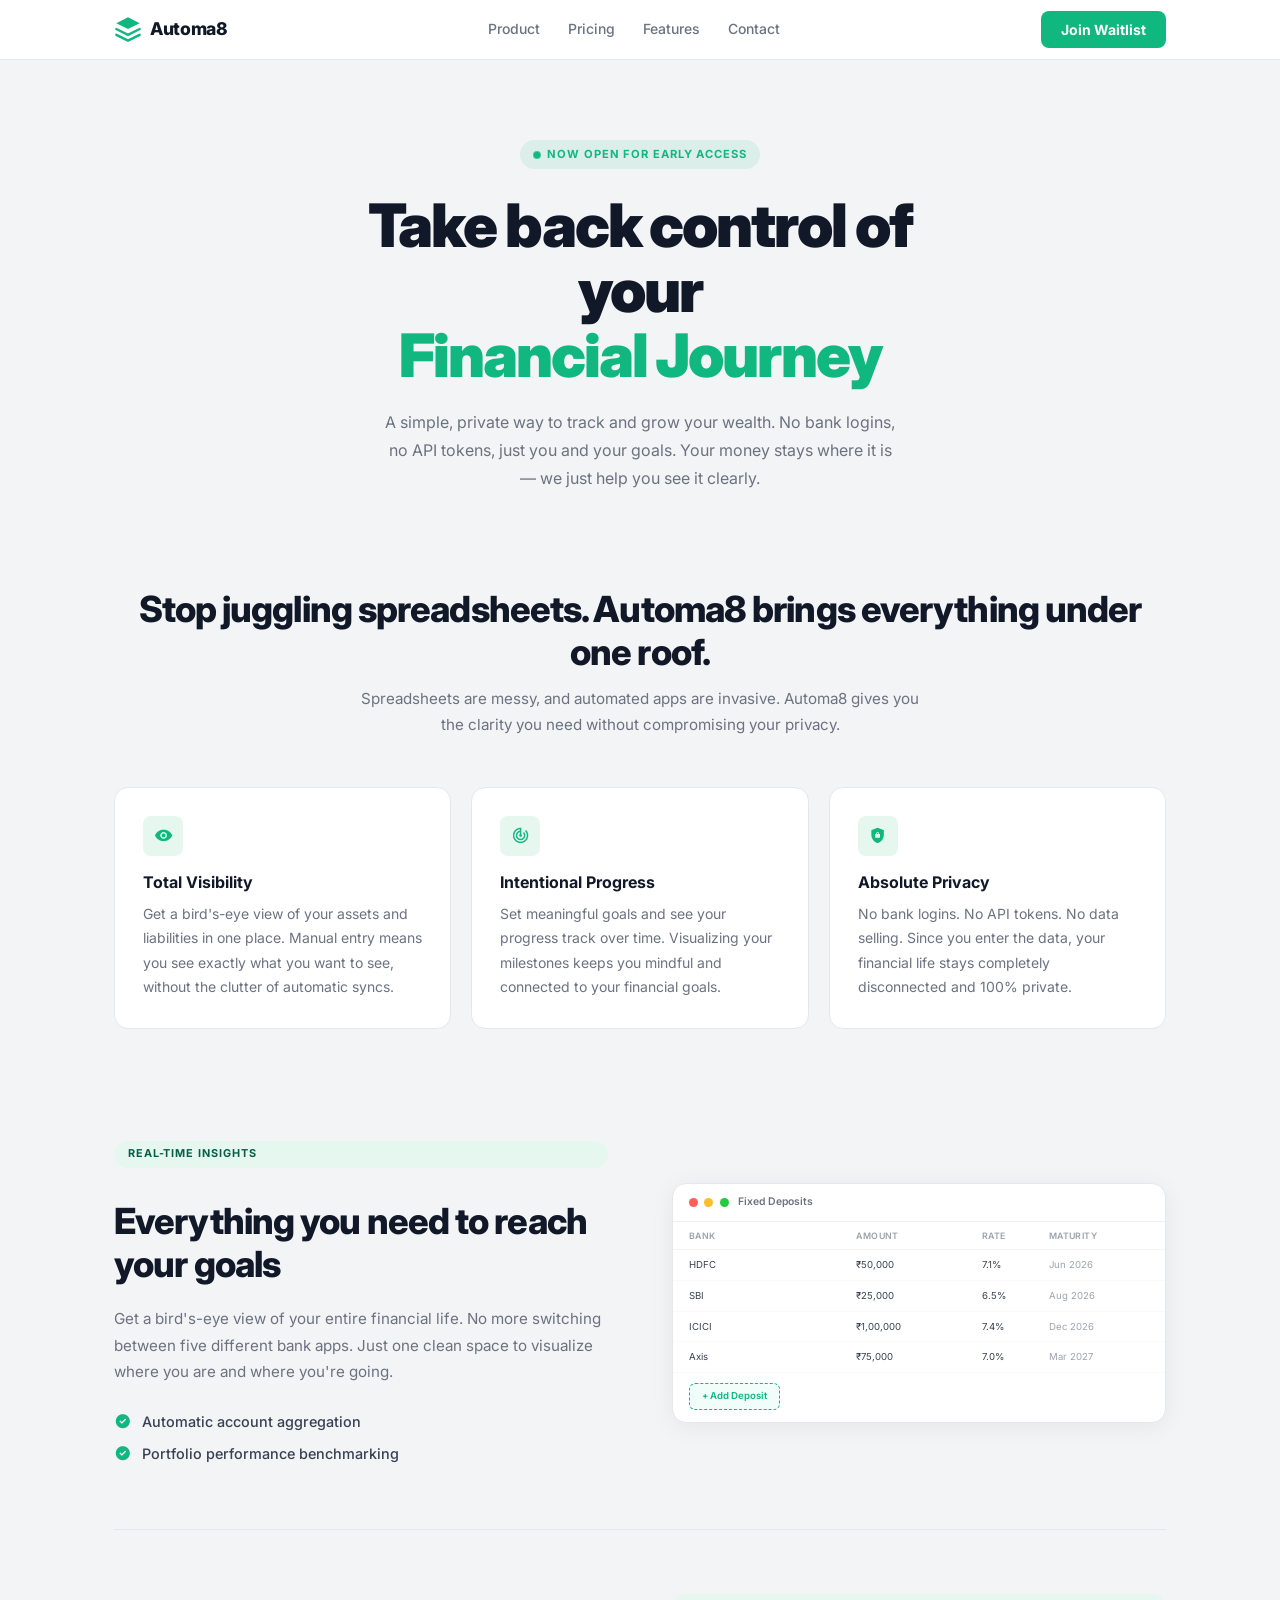
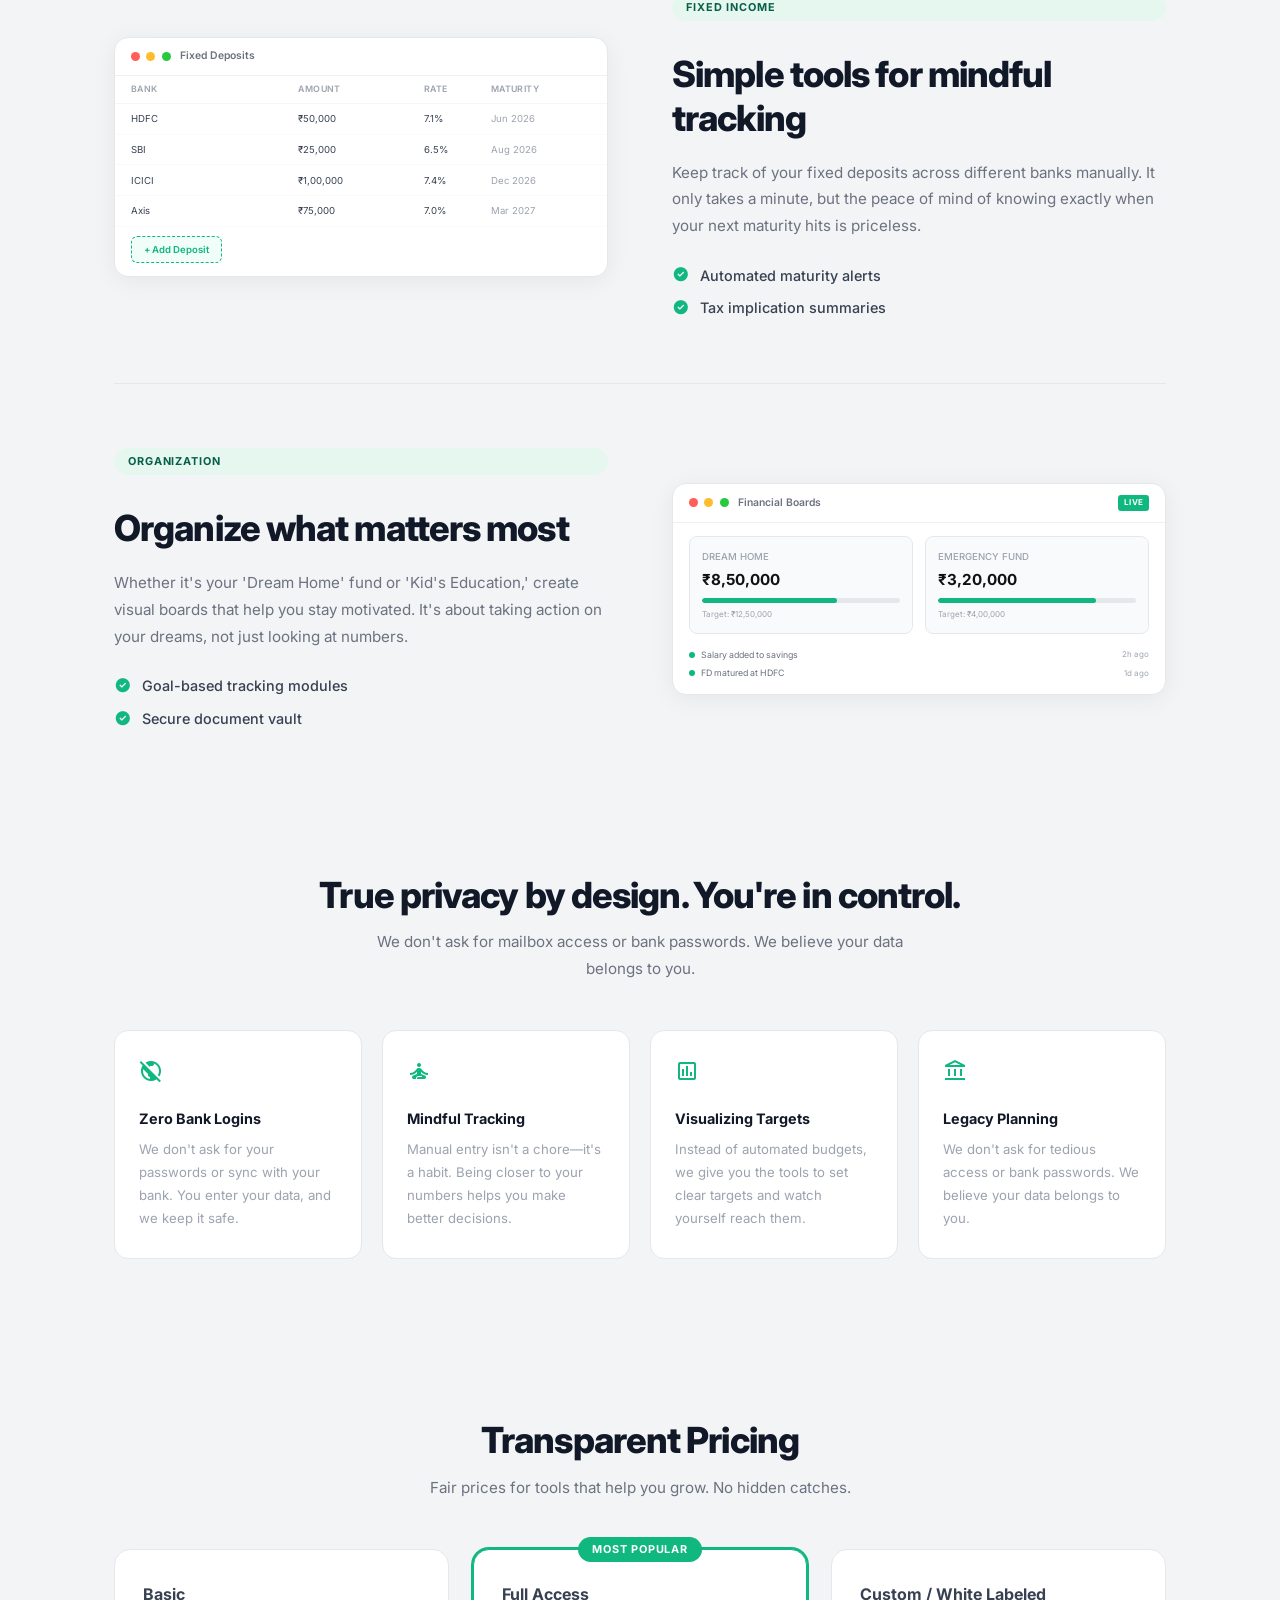
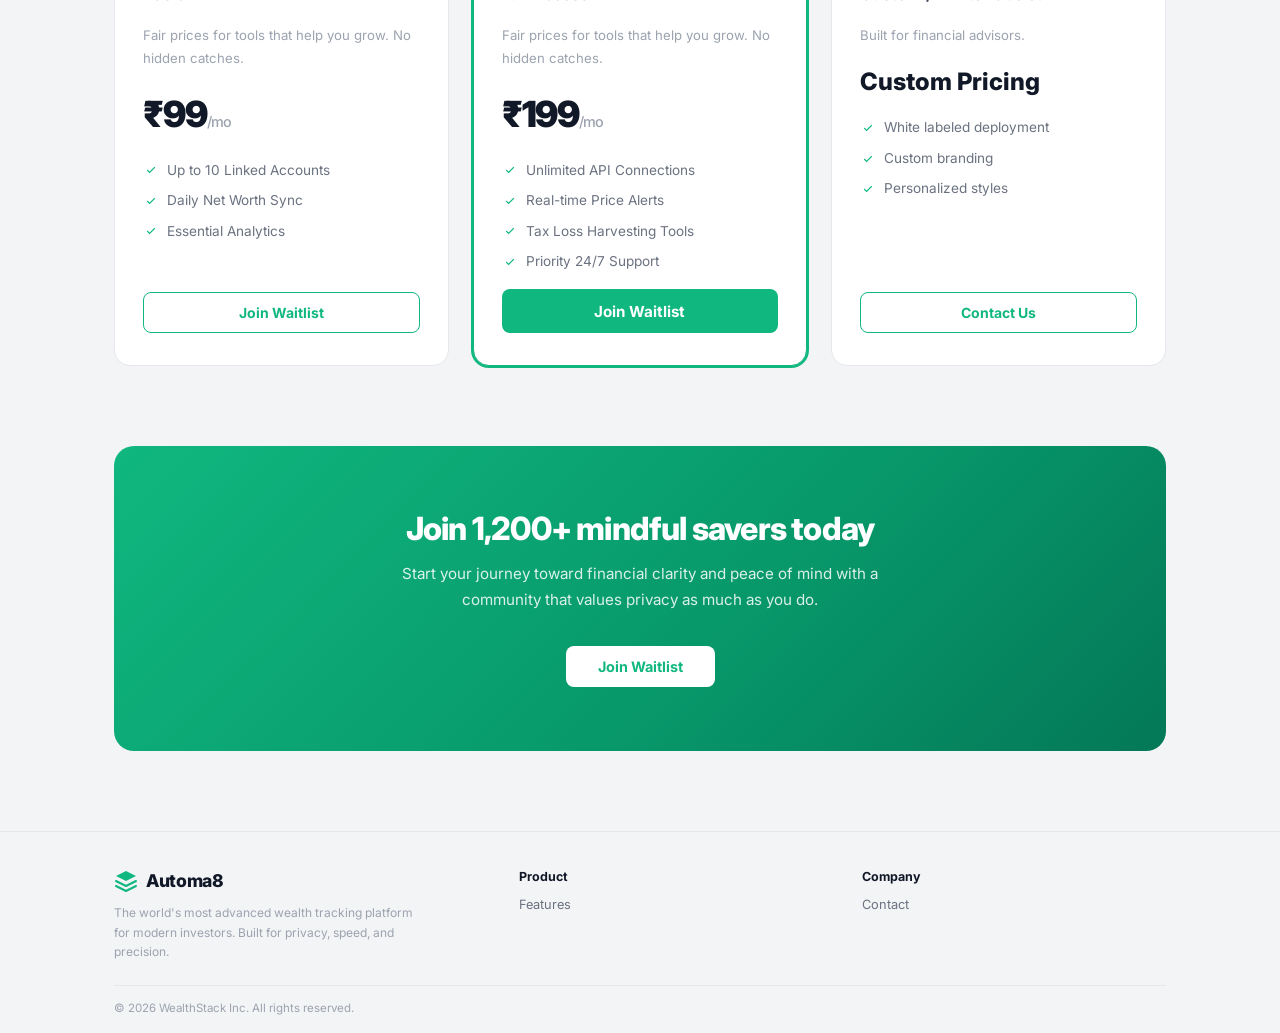
<file: index.html>
<!DOCTYPE html>
<html lang="en" class="light">

<head>
    <meta charset="UTF-8" />
    <meta name="viewport" content="width=device-width, initial-scale=1.0" />
    <title>Automa8 – Mindful Wealth Tracking</title>
    <meta name="description" content="Automa8 gives you the clarity you need without compromising your privacy." />
    <link rel="preconnect" href="https://fonts.googleapis.com" />
    <link rel="preconnect" href="https://fonts.gstatic.com" crossorigin />
    <link href="https://fonts.googleapis.com/css2?family=Inter:wght@400;500;600;700;800;900&display=swap"
        rel="stylesheet" />
    <link href="https://fonts.googleapis.com/css2?family=Material+Symbols+Outlined:wght,FILL@100..700,0..1&display=swap"
        rel="stylesheet" />
    <link rel="stylesheet" href="css/styles.css" />
    <style>
        .hero-badge {
            display: inline-flex;
            align-items: center;
            gap: 0;
            padding: 0.35rem 0.85rem;
            border-radius: 99px;
            background: rgba(16, 183, 127, 0.1);
            color: #10b77f;
            font-size: 0.7rem;
            font-weight: 700;
            letter-spacing: 0.08em;
            margin-bottom: 1.5rem;
        }

        .badge-dot-pulse {
            position: relative;
            display: inline-flex;
            width: 8px;
            height: 8px;
            margin-right: 6px;
            flex-shrink: 0;
        }

        .badge-dot-pulse::before {
            content: '';
            position: absolute;
            inset: 0;
            border-radius: 50%;
            background: #10b77f;
            animation: pulse-ring 1.8s cubic-bezier(0.4, 0, 0.6, 1) infinite;
            opacity: 0.75;
        }

        .badge-dot-pulse::after {
            content: '';
            position: absolute;
            inset: 1px;
            border-radius: 50%;
            background: #10b77f;
        }

        @keyframes pulse-ring {

            0%,
            100% {
                transform: scale(1);
                opacity: 0.75;
            }

            50% {
                transform: scale(1.8);
                opacity: 0;
            }
        }

        .mock-table-ui {
            background: #fff;
            border: 1px solid #e5e7eb;
            border-radius: 0.875rem;
            overflow: hidden;
            box-shadow: 0 4px 24px rgba(0, 0, 0, 0.06);
            width: 100%;
        }

        .mock-table-ui-header {
            display: flex;
            align-items: center;
            justify-content: space-between;
            padding: 0.65rem 1rem;
            border-bottom: 1px solid #f0f0f0;
        }

        .mock-table-ui-title {
            display: flex;
            align-items: center;
            gap: 0.4rem;
            font-size: 0.65rem;
            color: #6b7280;
            font-weight: 600;
        }

        .mock-table-traffic {
            width: 9px;
            height: 9px;
            border-radius: 50%;
        }

        .mock-table-traffic.red {
            background: #ff5f56;
        }

        .mock-table-traffic.yellow {
            background: #ffbd2e;
        }

        .mock-table-traffic.green {
            background: #27c93f;
        }

        .mock-table-head {
            display: grid;
            grid-template-columns: 2fr 1.5fr 0.8fr 1.2fr;
            padding: 0.4rem 1rem;
            border-bottom: 1px solid #f5f5f5;
        }

        .mock-table-head span {
            font-size: 0.55rem;
            font-weight: 600;
            color: #9ca3af;
            text-transform: uppercase;
            letter-spacing: 0.05em;
        }

        .mock-table-row-data {
            display: grid;
            grid-template-columns: 2fr 1.5fr 0.8fr 1.2fr;
            padding: 0.45rem 1rem;
            border-bottom: 1px solid #fafafa;
            align-items: center;
        }

        .mock-table-row-data span {
            font-size: 0.6rem;
            color: #374151;
        }

        .mock-table-row-data span.muted {
            color: #9ca3af;
        }

        .mock-table-add-btn {
            margin: 0.6rem 1rem 0.8rem;
            padding: 0.3rem 0.75rem;
            background: #f0fdf8;
            border: 1px dashed #10b77f;
            border-radius: 0.4rem;
            font-size: 0.6rem;
            color: #10b77f;
            font-weight: 600;
            display: inline-block;
        }

        .mock-boards-ui {
            background: #fff;
            border: 1px solid #e5e7eb;
            border-radius: 0.875rem;
            overflow: hidden;
            box-shadow: 0 4px 24px rgba(0, 0, 0, 0.06);
            width: 100%;
        }

        .mock-boards-header {
            display: flex;
            align-items: center;
            justify-content: space-between;
            padding: 0.65rem 1rem;
            border-bottom: 1px solid #f0f0f0;
        }

        .mock-boards-title-row {
            display: flex;
            align-items: center;
            gap: 0.4rem;
            font-size: 0.65rem;
            color: #6b7280;
            font-weight: 600;
        }

        .mock-live-badge {
            font-size: 0.5rem;
            font-weight: 700;
            background: #10b77f;
            color: #fff;
            padding: 0.1rem 0.35rem;
            border-radius: 3px;
            letter-spacing: 0.05em;
        }

        .mock-boards-grid {
            display: grid;
            grid-template-columns: 1fr 1fr;
            gap: 0.75rem;
            padding: 0.85rem 1rem;
        }

        .mock-board-card {
            background: #f9fafb;
            border: 1px solid #e5e7eb;
            border-radius: 0.5rem;
            padding: 0.75rem;
        }

        .mock-board-name {
            font-size: 0.6rem;
            color: #9ca3af;
            font-weight: 500;
            margin-bottom: 0.2rem;
        }

        .mock-board-amt {
            font-size: 0.95rem;
            font-weight: 700;
            color: #111;
            margin-bottom: 0.4rem;
        }

        .mock-progress-track {
            height: 5px;
            background: #e5e7eb;
            border-radius: 99px;
            overflow: hidden;
            margin-bottom: 0.3rem;
        }

        .mock-progress-fill {
            height: 100%;
            background: #10b77f;
            border-radius: 99px;
        }

        .mock-board-target {
            font-size: 0.5rem;
            color: #9ca3af;
        }

        .mock-boards-events {
            padding: 0 1rem 0.85rem;
            display: flex;
            flex-direction: column;
            gap: 0.3rem;
        }

        .mock-event-row {
            display: flex;
            justify-content: space-between;
            align-items: center;
        }

        .mock-event-dot {
            width: 6px;
            height: 6px;
            border-radius: 50%;
            background: #10b77f;
            display: inline-block;
            margin-right: 0.4rem;
            flex-shrink: 0;
        }

        .mock-event-label {
            font-size: 0.55rem;
            color: #6b7280;
            display: flex;
            align-items: center;
        }

        .mock-event-time {
            font-size: 0.5rem;
            color: #9ca3af;
        }

        .home-footer {
            background: #f3f4f6;
            border-top: 1px solid #e5e7eb;
            padding: 2.2rem 1.5rem 1rem;
        }

        .home-footer-grid {
            display: grid;
            grid-template-columns: 1.2fr 1fr 1fr;
            gap: 2.5rem;
            align-items: start;
        }

        .home-footer .logo-text {
            color: #111827;
        }

        .home-footer-copy-text {
            font-size: 0.75rem;
            color: #9ca3af;
            line-height: 1.6;
            max-width: 300px;
            margin-top: 0.5rem;
        }

        .home-footer-col h4 {
            font-size: 0.78rem;
            color: #111827;
            margin-bottom: 0.5rem;
        }

        .home-footer-col a {
            display: block;
            font-size: 0.8rem;
            color: #6b7280;
            margin-bottom: 0.35rem;
        }

        .home-footer-bottom {
            margin-top: 1.5rem;
            padding-top: 0.8rem;
            border-top: 1px solid #e5e7eb;
            font-size: 0.72rem;
            color: #9ca3af;
        }

        @media (max-width: 720px) {
            .home-footer-grid {
                grid-template-columns: 1fr;
                gap: 1.5rem;
            }
        }
    </style>
</head>

<body>

    <!-- HEADER -->
    <header class="site-header" id="site-header">
        <div class="header-inner">
            <a href="index.html" class="logo-link">
                <svg width="28" height="28" viewBox="0 0 24 24" fill="none" xmlns="http://www.w3.org/2000/svg">
                    <path d="M12 2L2 7L12 12L22 7L12 2Z" fill="#10b77f" />
                    <path d="M2 17L12 22L22 17" stroke="#10b77f" stroke-width="2" stroke-linecap="round"
                        stroke-linejoin="round" />
                    <path d="M2 12L12 17L22 12" stroke="#10b77f" stroke-width="2" stroke-linecap="round"
                        stroke-linejoin="round" />
                </svg>
                <span class="logo-text">Automa8</span>
            </a>
            <nav class="main-nav" id="main-nav">
                <a href="index.html#product">Product</a>
                <a href="index.html#pricing">Pricing</a>
                <a href="features.html">Features</a>
                <a href="contact.html">Contact</a>
            </nav>
            <div class="header-actions">
                <button class="btn-primary" onclick="openWaitlist()">Join Waitlist</button>
                <button class="hamburger" id="hamburger" aria-label="Toggle menu">
                    <span></span><span></span><span></span>
                </button>
            </div>
        </div>
    </header>

    <main>
        <!-- HERO -->
        <section class="hero-section text-center">
            <div class="container container-sm">
                <div class="hero-badge"><span class="badge-dot-pulse"></span>NOW OPEN FOR EARLY ACCESS</div>
                <h1 class="hero-title">Take back control of your<br /><span class="text-primary-color">Financial
                        Journey</span></h1>
                <p class="hero-subtitle">A simple, private way to track and grow your wealth. No bank logins, no API
                    tokens, just you and your goals. Your money stays where it is — we just help you see it clearly.</p>

            </div>
        </section>

        <!-- 3 CARDS SECTION -->
        <section class="section pt-0" id="product">
            <div class="container">
                <div class="section-header text-center">
                    <h2>Stop juggling spreadsheets. Automa8 brings everything under one roof.</h2>
                    <p>Spreadsheets are messy, and automated apps are invasive. Automa8 gives you the clarity you need
                        without compromising your privacy.</p>
                </div>

                <div class="grid-3">
                    <div class="card-soft">
                        <div class="card-icon-small"><span class="material-symbols-outlined">visibility</span></div>
                        <h3>Total Visibility</h3>
                        <p>Get a bird's-eye view of your assets and liabilities in one place. Manual entry means you see
                            exactly what you want to see, without the clutter of automatic syncs.</p>
                    </div>
                    <div class="card-soft">
                        <div class="card-icon-small"><span class="material-symbols-outlined">track_changes</span></div>
                        <h3>Intentional Progress</h3>
                        <p>Set meaningful goals and see your progress track over time. Visualizing your milestones keeps
                            you mindful and connected to your financial goals.</p>
                    </div>
                    <div class="card-soft">
                        <div class="card-icon-small"><span class="material-symbols-outlined">shield_lock</span></div>
                        <h3>Absolute Privacy</h3>
                        <p>No bank logins. No API tokens. No data selling. Since you enter the data, your financial life
                            stays completely disconnected and 100% private.</p>
                    </div>
                </div>
            </div>
        </section>

        <!-- ALTERNATING FEATURES -->
        <section class="section features-alternating">
            <div class="container">

                <!-- Feature 1 -->
                <div class="feature-row">
                    <div class="feature-text">
                        <span class="badge badge-light-green">REAL-TIME INSIGHTS</span>
                        <h2>Everything you need to reach your goals</h2>
                        <p>Get a bird's-eye view of your entire financial life. No more switching between five different
                            bank apps. Just one clean space to visualize where you are and where you're going.</p>
                        <ul class="feature-list">
                            <li><span class="material-symbols-outlined icon-check">check_circle</span> Automatic account
                                aggregation</li>
                            <li><span class="material-symbols-outlined icon-check">check_circle</span> Portfolio
                                performance benchmarking</li>
                        </ul>
                    </div>
                    <div class="feature-image">
                        <div class="mock-table-ui">
                            <div class="mock-table-ui-header">
                                <div class="mock-table-ui-title">
                                    <span class="mock-table-traffic red"></span>
                                    <span class="mock-table-traffic yellow"></span>
                                    <span class="mock-table-traffic green"></span>
                                    &nbsp;Fixed Deposits
                                </div>
                            </div>
                            <div class="mock-table-head">
                                <span>BANK</span>
                                <span>AMOUNT</span>
                                <span>RATE</span>
                                <span>MATURITY</span>
                            </div>
                            <div class="mock-table-row-data">
                                <span>HDFC</span>
                                <span>₹50,000</span>
                                <span>7.1%</span>
                                <span class="muted">Jun 2026</span>
                            </div>
                            <div class="mock-table-row-data">
                                <span>SBI</span>
                                <span>₹25,000</span>
                                <span>6.5%</span>
                                <span class="muted">Aug 2026</span>
                            </div>
                            <div class="mock-table-row-data">
                                <span>ICICI</span>
                                <span>₹1,00,000</span>
                                <span>7.4%</span>
                                <span class="muted">Dec 2026</span>
                            </div>
                            <div class="mock-table-row-data">
                                <span>Axis</span>
                                <span>₹75,000</span>
                                <span>7.0%</span>
                                <span class="muted">Mar 2027</span>
                            </div>
                            <div class="mock-table-add-btn">+ Add Deposit</div>
                        </div>
                    </div>
                </div>

                <!-- Feature 2 -->
                <div class="feature-row reverse">
                    <div class="feature-text">
                        <span class="badge badge-light-green">FIXED INCOME</span>
                        <h2>Simple tools for mindful tracking</h2>
                        <p>Keep track of your fixed deposits across different banks manually. It only takes a minute,
                            but the peace of mind of knowing exactly when your next maturity hits is priceless.</p>
                        <ul class="feature-list">
                            <li><span class="material-symbols-outlined icon-check">check_circle</span> Automated
                                maturity alerts</li>
                            <li><span class="material-symbols-outlined icon-check">check_circle</span> Tax implication
                                summaries</li>
                        </ul>
                    </div>
                    <div class="feature-image">
                        <div class="mock-table-ui">
                            <div class="mock-table-ui-header">
                                <div class="mock-table-ui-title">
                                    <span class="mock-table-traffic red"></span>
                                    <span class="mock-table-traffic yellow"></span>
                                    <span class="mock-table-traffic green"></span>
                                    &nbsp;Fixed Deposits
                                </div>
                            </div>
                            <div class="mock-table-head">
                                <span>BANK</span>
                                <span>AMOUNT</span>
                                <span>RATE</span>
                                <span>MATURITY</span>
                            </div>
                            <div class="mock-table-row-data">
                                <span>HDFC</span>
                                <span>₹50,000</span>
                                <span>7.1%</span>
                                <span class="muted">Jun 2026</span>
                            </div>
                            <div class="mock-table-row-data">
                                <span>SBI</span>
                                <span>₹25,000</span>
                                <span>6.5%</span>
                                <span class="muted">Aug 2026</span>
                            </div>
                            <div class="mock-table-row-data">
                                <span>ICICI</span>
                                <span>₹1,00,000</span>
                                <span>7.4%</span>
                                <span class="muted">Dec 2026</span>
                            </div>
                            <div class="mock-table-row-data">
                                <span>Axis</span>
                                <span>₹75,000</span>
                                <span>7.0%</span>
                                <span class="muted">Mar 2027</span>
                            </div>
                            <div class="mock-table-add-btn">+ Add Deposit</div>
                        </div>
                    </div>
                </div>

                <!-- Feature 3 -->
                <div class="feature-row">
                    <div class="feature-text">
                        <span class="badge badge-light-green">ORGANIZATION</span>
                        <h2>Organize what matters most</h2>
                        <p>Whether it's your 'Dream Home' fund or 'Kid's Education,' create visual boards that help you
                            stay motivated. It's about taking action on your dreams, not just looking at numbers.</p>
                        <ul class="feature-list">
                            <li><span class="material-symbols-outlined icon-check">check_circle</span> Goal-based
                                tracking modules</li>
                            <li><span class="material-symbols-outlined icon-check">check_circle</span> Secure document
                                vault</li>
                        </ul>
                    </div>
                    <div class="feature-image">
                        <div class="mock-boards-ui">
                            <div class="mock-boards-header">
                                <div class="mock-boards-title-row">
                                    <span class="mock-table-traffic red"></span>
                                    <span class="mock-table-traffic yellow"></span>
                                    <span class="mock-table-traffic green"></span>
                                    &nbsp;Financial Boards
                                </div>
                                <span class="mock-live-badge">LIVE</span>
                            </div>
                            <div class="mock-boards-grid">
                                <div class="mock-board-card">
                                    <div class="mock-board-name">DREAM HOME</div>
                                    <div class="mock-board-amt">₹8,50,000</div>
                                    <div class="mock-progress-track">
                                        <div class="mock-progress-fill" style="width:68%"></div>
                                    </div>
                                    <div class="mock-board-target">Target: ₹12,50,000</div>
                                </div>
                                <div class="mock-board-card">
                                    <div class="mock-board-name">EMERGENCY FUND</div>
                                    <div class="mock-board-amt">₹3,20,000</div>
                                    <div class="mock-progress-track">
                                        <div class="mock-progress-fill" style="width:80%"></div>
                                    </div>
                                    <div class="mock-board-target">Target: ₹4,00,000</div>
                                </div>
                            </div>
                            <div class="mock-boards-events">
                                <div class="mock-event-row">
                                    <span class="mock-event-label"><span class="mock-event-dot"></span>Salary added to
                                        savings</span>
                                    <span class="mock-event-time">2h ago</span>
                                </div>
                                <div class="mock-event-row">
                                    <span class="mock-event-label"><span class="mock-event-dot"></span>FD matured at
                                        HDFC</span>
                                    <span class="mock-event-time">1d ago</span>
                                </div>
                            </div>
                        </div>
                    </div>
                </div>

            </div>
        </section>

        <!-- 4 CARDS - PRIVACY -->
        <section class="section pt-0">
            <div class="container">
                <div class="section-header text-center">
                    <h2>True privacy by design. You're in control.</h2>
                    <p>We don't ask for mailbox access or bank passwords. We believe your data belongs to you.</p>
                </div>

                <div class="grid-4">
                    <div class="card-outline">
                        <div class="card-icon-line"><span class="material-symbols-outlined">public_off</span></div>
                        <h4>Zero Bank Logins</h4>
                        <p>We don't ask for your passwords or sync with your bank. You enter your data, and we keep it
                            safe.</p>
                    </div>
                    <div class="card-outline">
                        <div class="card-icon-line"><span class="material-symbols-outlined">self_improvement</span>
                        </div>
                        <h4>Mindful Tracking</h4>
                        <p>Manual entry isn't a chore—it's a habit. Being closer to your numbers helps you make better
                            decisions.</p>
                    </div>
                    <div class="card-outline">
                        <div class="card-icon-line"><span class="material-symbols-outlined">insert_chart</span></div>
                        <h4>Visualizing Targets</h4>
                        <p>Instead of automated budgets, we give you the tools to set clear targets and watch yourself
                            reach them.</p>
                    </div>
                    <div class="card-outline">
                        <div class="card-icon-line"><span class="material-symbols-outlined">account_balance</span></div>
                        <h4>Legacy Planning</h4>
                        <p>We don't ask for tedious access or bank passwords. We believe your data belongs to you.</p>
                    </div>
                </div>
            </div>
        </section>

        <!-- PRICING -->
        <section class="section" id="pricing">
            <div class="container">
                <div class="section-header text-center">
                    <h2>Transparent Pricing</h2>
                    <p>Fair prices for tools that help you grow. No hidden catches.</p>
                </div>

                <div class="pricing-deck">
                    <div class="pr-card">
                        <h4>Basic</h4>
                        <p class="pr-desc">Fair prices for tools that help you grow. No hidden catches.</p>
                        <div class="pr-price">₹99<span>/mo</span></div>
                        <ul class="pr-features">
                            <li><span class="material-symbols-outlined icon-check-small">check</span> Up to 10 Linked
                                Accounts</li>
                            <li><span class="material-symbols-outlined icon-check-small">check</span> Daily Net Worth
                                Sync</li>
                            <li><span class="material-symbols-outlined icon-check-small">check</span> Essential
                                Analytics</li>
                        </ul>
                        <button class="btn-outline btn-full" onclick="openWaitlist()">Join Waitlist</button>
                    </div>

                    <div class="pr-card popular">
                        <div class="badge-popular">Most Popular</div>
                        <h4>Full Access</h4>
                        <p class="pr-desc">Fair prices for tools that help you grow. No hidden catches.</p>
                        <div class="pr-price">₹199<span>/mo</span></div>
                        <ul class="pr-features">
                            <li><span class="material-symbols-outlined icon-check-small">check</span> Unlimited API
                                Connections</li>
                            <li><span class="material-symbols-outlined icon-check-small">check</span> Real-time Price
                                Alerts</li>
                            <li><span class="material-symbols-outlined icon-check-small">check</span> Tax Loss
                                Harvesting Tools</li>
                            <li><span class="material-symbols-outlined icon-check-small">check</span> Priority 24/7
                                Support</li>
                        </ul>
                        <button class="btn-primary btn-full" onclick="openWaitlist()">Join Waitlist</button>
                    </div>

                    <div class="pr-card">
                        <h4>Custom / White Labeled</h4>
                        <p class="pr-desc">Built for financial advisors.</p>
                        <div class="pr-price-text">Custom Pricing</div>
                        <ul class="pr-features">
                            <li><span class="material-symbols-outlined icon-check-small">check</span> White labeled
                                deployment</li>
                            <li><span class="material-symbols-outlined icon-check-small">check</span> Custom branding
                            </li>
                            <li><span class="material-symbols-outlined icon-check-small">check</span> Personalized
                                styles
                            </li>
                        </ul>
                        <button class="btn-outline btn-full" onclick="openWaitlist()">Contact Us</button>
                    </div>
                </div>
            </div>
        </section>

        <!-- CTA BLOCK -->
        <section class="section pt-0">
            <div class="container">
                <div class="cta-box text-center">
                    <h2>Join 1,200+ mindful savers today</h2>
                    <p>Start your journey toward financial clarity and peace of mind with a<br />community that values
                        privacy as much as you do.</p>
                    <button class="btn-primary-invert" onclick="openWaitlist()">Join Waitlist</button>
                </div>
            </div>
        </section>
    </main>

    <footer class="home-footer">
        <div class="container">
            <div class="home-footer-grid">
                <div>
                    <a href="index.html" class="logo-link">
                        <svg width="24" height="24" viewBox="0 0 24 24" fill="none" xmlns="http://www.w3.org/2000/svg">
                            <path d="M12 2L2 7L12 12L22 7L12 2Z" fill="#10b77f" />
                            <path d="M2 17L12 22L22 17" stroke="#10b77f" stroke-width="2" stroke-linecap="round"
                                stroke-linejoin="round" />
                            <path d="M2 12L12 17L22 12" stroke="#10b77f" stroke-width="2" stroke-linecap="round"
                                stroke-linejoin="round" />
                        </svg>
                        <span class="logo-text">Automa8</span>
                    </a>
                    <p class="home-footer-copy-text">The world's most advanced wealth tracking platform for modern
                        investors. Built for privacy, speed, and precision.</p>
                </div>
                <div class="home-footer-col">
                    <h4>Product</h4>
                    <a href="features.html">Features</a>
                </div>
                <div class="home-footer-col">
                    <h4>Company</h4>
                    <a href="contact.html">Contact</a>
                </div>
            </div>
            <div class="home-footer-bottom">© 2026 WealthStack Inc. All rights reserved.</div>
        </div>
    </footer>

    <!-- MODAL -->
    <div class="modal-overlay" id="modal-overlay" onclick="closeWaitlist(event)">
        <div class="modal-card" id="modal-card">
            <button class="modal-close" onclick="closeWaitlist()">×</button>
            <div class="modal-icon-top">
                <span class="material-symbols-outlined">auto_awesome</span>
            </div>
            <h2 class="modal-title">Join the Waitlist</h2>
            <p class="modal-sub">Be the first to experience the future of<br />workflow automation.</p>

            <form class="modal-form" id="waitlist-form" onsubmit="handleWaitlist(event)" action="https://formsubmit.co/joellobo2007@gmail.com" method="POST">
                <div class="form-group">
                    <label>FULL NAME</label>
                    <div class="input-wrap">
                        <span class="material-symbols-outlined input-icon">person</span>
                        <input type="text" name="name" placeholder="Jon Doe" required id="wl-name" pattern="^[^\d]+$" title="Name should not contain numbers" />
                    </div>
                </div>
                <div class="form-group">
                    <label>EMAIL ADDRESS</label>
                    <div class="input-wrap">
                        <span class="material-symbols-outlined input-icon">mail</span>
                        <input type="email" name="email" placeholder="john@example.com" required id="wl-email" />
                    </div>
                </div>
                <div class="form-group">
                    <label>PREFERRED PLAN</label>
                    <div class="select-wrap">
                        <span class="material-symbols-outlined input-icon">layers</span>
                        <select id="wl-plan" name="plan">
                            <option>Select your plan</option>
                            <option>Basic</option>
                            <option>Full Access</option>
                        </select>
                        <span class="material-symbols-outlined select-arrow">expand_more</span>
                    </div>
                </div>
                <button type="submit" class="btn-primary btn-full mt-2">Join Waitlist <span
                        class="material-symbols-outlined style-small">arrow_forward</span></button>
                <input type="hidden" name="_subject" value="[Automa8 Financial] New Form Submission">
                <p class="modal-note">No credit card required for waitlist</p>
            </form>

            <div class="modal-success" id="modal-success" style="display:none">
                <span class="material-symbols-outlined success-icon">check_circle</span>
                <h3>You're on the list!</h3>
                <p>We'll reach out when your spot is ready.</p>
            </div>
        </div>
    </div>

    <script src="js/main.js"></script>
</body>

</html>
</file>
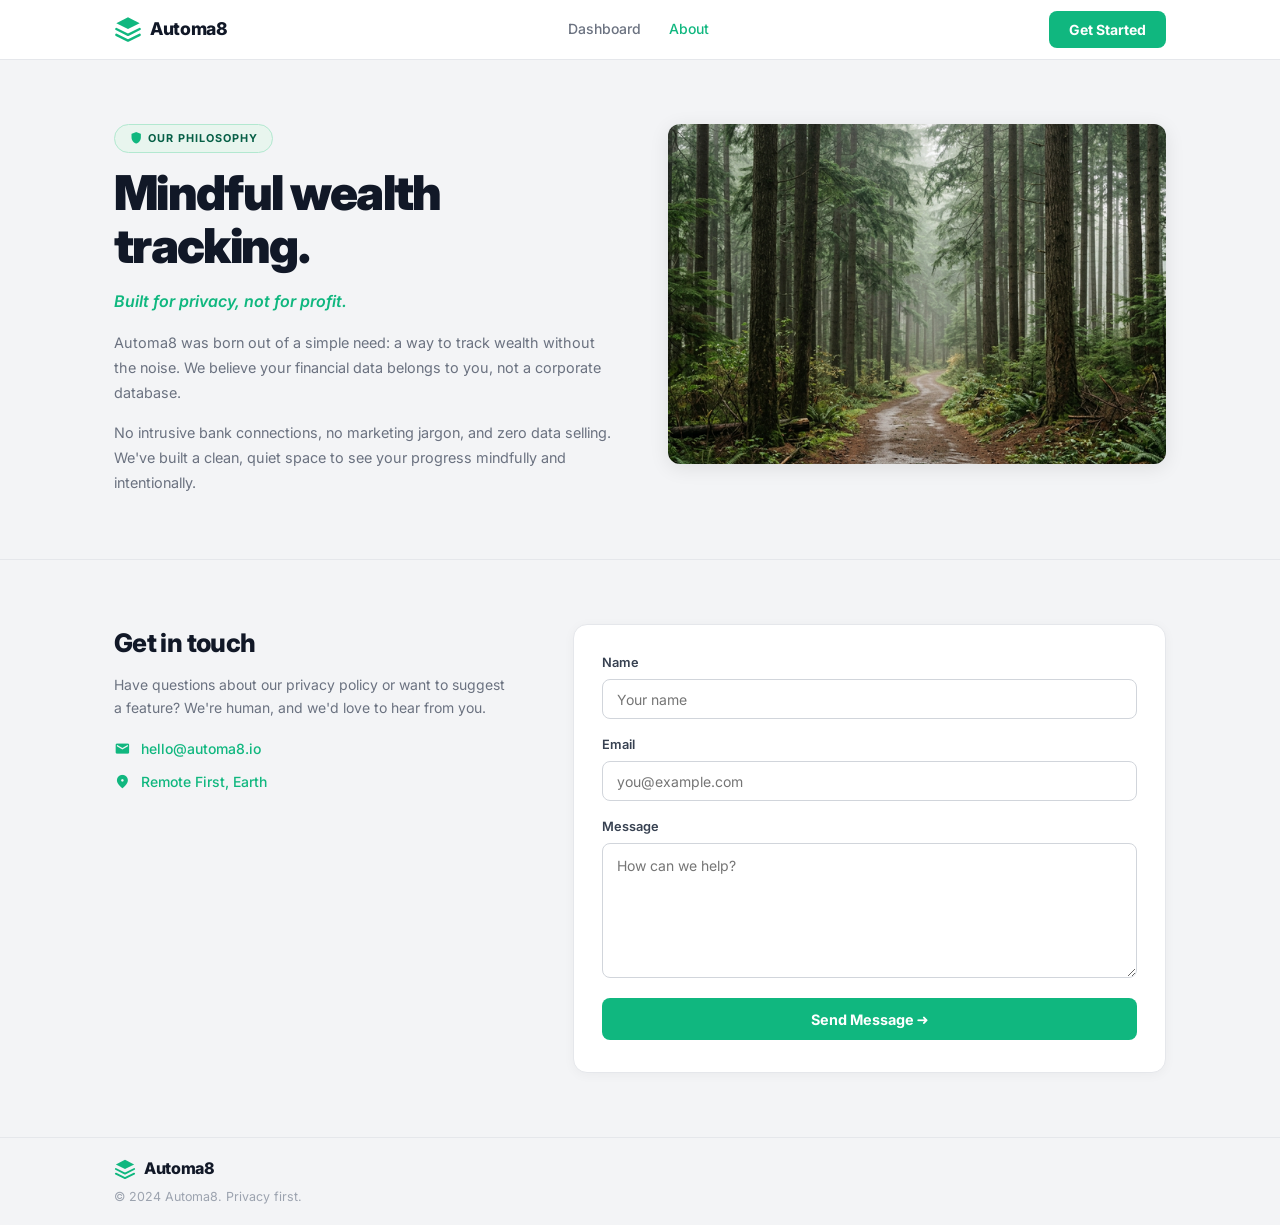
<file: about.html>
<!DOCTYPE html>
<html lang="en">

<head>
    <meta charset="UTF-8" />
    <meta name="viewport" content="width=device-width, initial-scale=1.0" />
    <title>About – Automa8</title>
    <meta name="description" content="Mindful wealth tracking. Built for privacy, not for profit." />
    <link rel="preconnect" href="https://fonts.googleapis.com" />
    <link rel="preconnect" href="https://fonts.gstatic.com" crossorigin />
    <link href="https://fonts.googleapis.com/css2?family=Inter:wght@400;500;600;700;800;900&display=swap"
        rel="stylesheet" />
    <link href="https://fonts.googleapis.com/css2?family=Material+Symbols+Outlined:wght,FILL@100..700,0..1&display=swap"
        rel="stylesheet" />
    <link rel="stylesheet" href="css/styles.css" />
</head>

<body>

    <header class="site-header" id="site-header">
        <div class="header-inner">
            <a href="index.html" class="logo-link">
                <svg width="28" height="28" viewBox="0 0 24 24" fill="none">
                    <path d="M12 2L2 7L12 12L22 7L12 2Z" fill="#10b77f" />
                    <path d="M2 17L12 22L22 17" stroke="#10b77f" stroke-width="2" stroke-linecap="round"
                        stroke-linejoin="round" />
                    <path d="M2 12L12 17L22 12" stroke="#10b77f" stroke-width="2" stroke-linecap="round"
                        stroke-linejoin="round" />
                </svg>
                <span class="logo-text">Automa8</span>
            </a>
            <nav class="main-nav" id="main-nav">
                <a href="features.html">Dashboard</a>
                <a href="about.html" class="active">About</a>
            </nav>
            <div class="header-actions">
                <button class="btn-primary" onclick="openWaitlist()">Get Started</button>
                <button class="hamburger" id="hamburger"
                    aria-label="Toggle menu"><span></span><span></span><span></span></button>
            </div>
        </div>
    </header>

    <main>

        <!-- ─── Section 1: Philosophy ─── -->
        <section class="about-section">
            <div class="container">
                <div class="philosophy-grid">

                    <div class="philosophy-text">
                        <span class="about-badge">
                            <span class="material-symbols-outlined about-badge-icon">shield</span>
                            OUR PHILOSOPHY
                        </span>
                        <h1 class="philosophy-h1">Mindful wealth tracking.</h1>
                        <p class="philosophy-green">Built for privacy, not for profit.</p>
                        <p class="philosophy-body">Automa8 was born out of a simple need: a way to track wealth without
                            the noise. We believe your financial data belongs to you, not a corporate database.</p>
                        <p class="philosophy-body">No intrusive bank connections, no marketing jargon, and zero data
                            selling. We've built a clean, quiet space to see your progress mindfully and intentionally.
                        </p>
                    </div>

                    <div class="philosophy-image">
                        <img src="img/forest.jpg" alt="Forest path – mindful and intentional" class="about-img" />
                    </div>

                </div>
            </div>
        </section>

        <!-- Thin divider -->
        <div class="about-divider"></div>

        <!-- ─── Section 2: Get in touch ─── -->
        <section class="about-section">
            <div class="container">
                <div class="contact-grid">

                    <div class="contact-left">
                        <h2 class="contact-h2">Get in touch</h2>
                        <p class="contact-desc">Have questions about our privacy policy or want to suggest a feature?
                            We're human, and we'd love to hear from you.</p>
                        <div class="contact-details">
                            <a href="mailto:hello@automa8.io" class="contact-item">
                                <span class="material-symbols-outlined contact-icon"
                                    style="font-variation-settings:'FILL' 1">mail</span>
                                hello@automa8.io
                            </a>
                            <div class="contact-item">
                                <span class="material-symbols-outlined contact-icon"
                                    style="font-variation-settings:'FILL' 1">location_on</span>
                                Remote First, Earth
                            </div>
                        </div>
                    </div>

                    <div class="contact-right">
                        <div class="contact-card">
                            <form onsubmit="handleContact(event)" id="contact-form">
                                <div class="cf-group">
                                    <label class="cf-label">Name</label>
                                    <input class="cf-input" type="text" placeholder="Your name" required />
                                </div>
                                <div class="cf-group">
                                    <label class="cf-label">Email</label>
                                    <input class="cf-input" type="email" placeholder="you@example.com" required />
                                </div>
                                <div class="cf-group">
                                    <label class="cf-label">Message</label>
                                    <textarea class="cf-textarea" placeholder="How can we help?" rows="5"
                                        required></textarea>
                                </div>
                                <button type="submit" class="cf-submit btn-send">Send Message ➜</button>
                            </form>
                        </div>
                    </div>

                </div>
            </div>
        </section>

    </main>

    <!-- Footer: logo + copyright left only — no nav links -->
    <footer class="about-footer">
        <div class="about-footer-inner">
            <a href="index.html" class="logo-link">
                <svg width="22" height="22" viewBox="0 0 24 24" fill="none">
                    <path d="M12 2L2 7L12 12L22 7L12 2Z" fill="#10b77f" />
                    <path d="M2 17L12 22L22 17" stroke="#10b77f" stroke-width="2" stroke-linecap="round"
                        stroke-linejoin="round" />
                    <path d="M2 12L12 17L22 12" stroke="#10b77f" stroke-width="2" stroke-linecap="round"
                        stroke-linejoin="round" />
                </svg>
                <span class="about-footer-logo-text">Automa8</span>
            </a>
            <p class="about-footer-copy">© 2024 Automa8. Privacy first.</p>
        </div>
    </footer>

    <!-- Modal -->
    <div class="modal-overlay" id="modal-overlay" onclick="closeWaitlist(event)">
        <div class="modal-card" id="modal-card">
            <button class="modal-close" onclick="closeWaitlist()">×</button>
            <div class="modal-icon-top"><span class="material-symbols-outlined">auto_awesome</span></div>
            <h2 class="modal-title">Join the Waitlist</h2>
            <p class="modal-sub">Be the first to experience the future of<br />workflow automation.</p>
            <form class="modal-form" id="waitlist-form" onsubmit="handleWaitlist(event)">
                <div class="form-group"><label>FULL NAME</label>
                    <div class="input-wrap"><span class="material-symbols-outlined input-icon">person</span><input
                            type="text" placeholder="John Doe" required id="wl-name" /></div>
                </div>
                <div class="form-group"><label>EMAIL ADDRESS</label>
                    <div class="input-wrap"><span class="material-symbols-outlined input-icon">mail</span><input
                            type="email" placeholder="john@example.com" required id="wl-email" /></div>
                </div>
                <div class="form-group"><label>PREFERRED PLAN</label>
                    <div class="select-wrap"><span class="material-symbols-outlined input-icon">layers</span><select
                            id="wl-plan">
                            <option>Select your plan</option>
                            <option>Basic</option>
                            <option>Full Access</option>
                        </select><span class="material-symbols-outlined select-arrow">expand_more</span></div>
                </div>
                <button type="submit" class="btn-primary btn-full mt-2">Join Waitlist <span
                        class="material-symbols-outlined style-small">arrow_forward</span></button>
                <p class="modal-note">No credit card required for waitlist</p>
            </form>
            <div class="modal-success" id="modal-success" style="display:none">
                <span class="material-symbols-outlined success-icon">check_circle</span>
                <h3>You're on the list!</h3>
                <p>We'll reach out when your spot is ready.</p>
            </div>
        </div>
    </div>

    <script src="js/main.js"></script>
    <script>
        function handleContact(e) {
            e.preventDefault();
            const btn = e.target.querySelector('.btn-send');
            const orig = btn.textContent;
            btn.textContent = '✓ Message Sent!';
            btn.disabled = true;
            btn.style.background = '#0d9668';
            setTimeout(() => {
                e.target.reset();
                btn.textContent = orig;
                btn.disabled = false;
                btn.style.background = '';
            }, 3000);
        }
    </script>

</body>

</html>
</file>
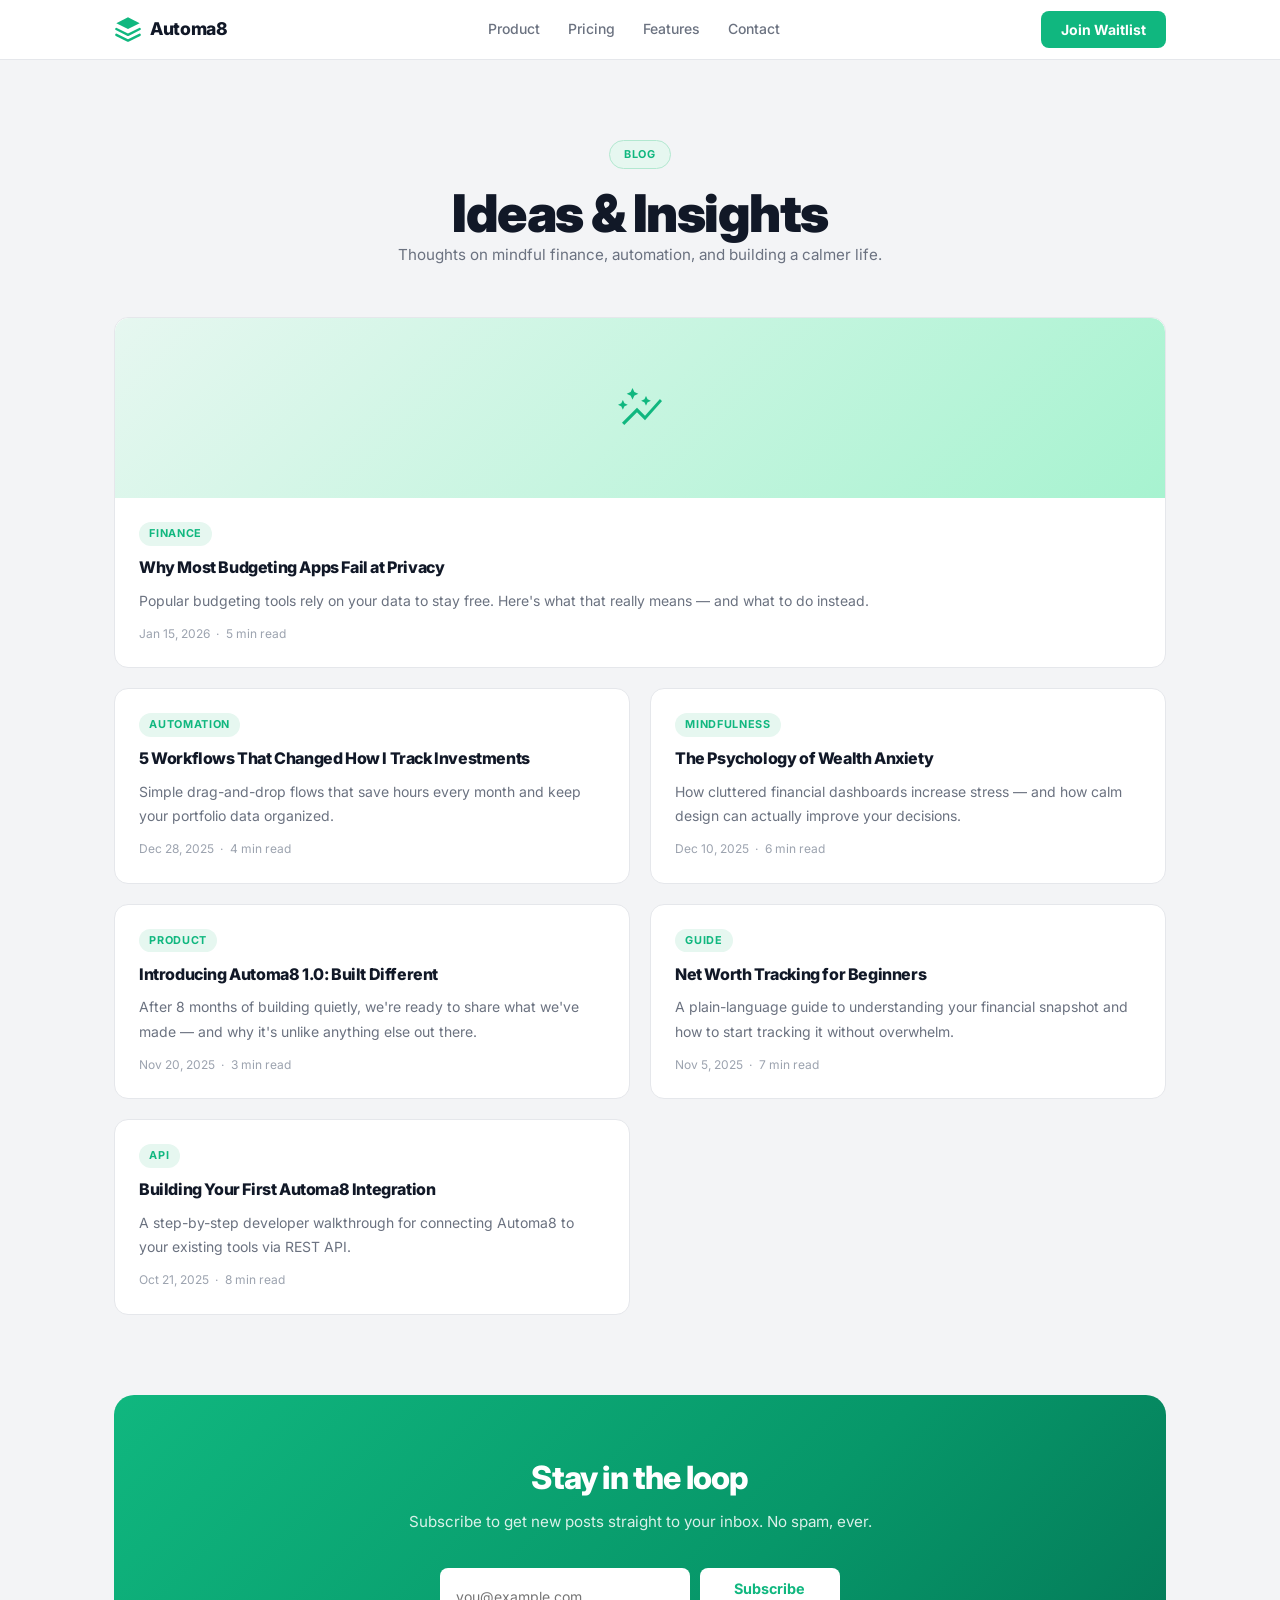
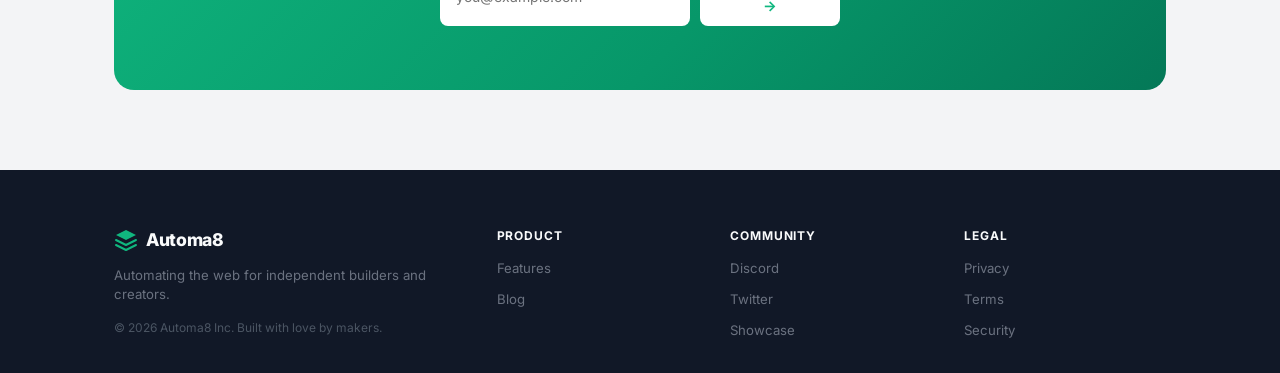
<file: blog.html>
<!DOCTYPE html>
<html lang="en">

<head>
    <meta charset="UTF-8" />
    <meta name="viewport" content="width=device-width, initial-scale=1.0" />
    <title>Blog – Automa8</title>
    <meta name="description"
        content="Insights on mindful wealth tracking, financial automation, and building a calmer financial life." />
    <link rel="preconnect" href="https://fonts.googleapis.com" />
    <link rel="preconnect" href="https://fonts.gstatic.com" crossorigin />
    <link href="https://fonts.googleapis.com/css2?family=Inter:wght@400;500;600;700;800;900&display=swap"
        rel="stylesheet" />
    <link href="https://fonts.googleapis.com/css2?family=Material+Symbols+Outlined:wght,FILL@100..700,0..1&display=swap"
        rel="stylesheet" />
    <link rel="stylesheet" href="css/styles.css" />
</head>

<body>

    <header class="site-header" id="site-header">
        <div class="header-inner">
            <a href="index.html" class="logo-link">
                <svg width="28" height="28" viewBox="0 0 24 24" fill="none">
                    <path d="M12 2L2 7L12 12L22 7L12 2Z" fill="#10b77f" />
                    <path d="M2 17L12 22L22 17" stroke="#10b77f" stroke-width="2" stroke-linecap="round"
                        stroke-linejoin="round" />
                    <path d="M2 12L12 17L22 12" stroke="#10b77f" stroke-width="2" stroke-linecap="round"
                        stroke-linejoin="round" />
                </svg>
                <span class="logo-text">Automa8</span>
            </a>
            <nav class="main-nav" id="main-nav">
                <a href="index.html#product">Product</a>
                <a href="index.html#pricing">Pricing</a>
                <a href="features.html">Features</a>
                <a href="contact.html">Contact</a>
            </nav>
            <div class="header-actions">
                <button class="btn-primary" onclick="openWaitlist()">Join Waitlist</button>
                <button class="hamburger" id="hamburger"
                    aria-label="Toggle menu"><span></span><span></span><span></span></button>
            </div>
        </div>
    </header>

    <main>
        <section class="section">
            <div class="container">
                <div class="section-header text-center">
                    <span class="badge badge-subtle">Blog</span>
                    <h1>Ideas &amp; Insights</h1>
                    <p>Thoughts on mindful finance, automation, and building a calmer life.</p>
                </div>

                <div class="blog-grid">
                    <!-- Featured post -->
                    <article class="blog-card blog-featured">
                        <div class="blog-card-img"
                            style="background:linear-gradient(135deg,#e6f7f0,#a7f3d0);display:flex;align-items:center;justify-content:center;min-height:180px;border-radius:0.875rem 0.875rem 0 0;">
                            <span class="material-symbols-outlined"
                                style="font-size:3rem;color:#10b77f;font-variation-settings:'FILL' 1">auto_graph</span>
                        </div>
                        <div class="blog-card-body">
                            <span class="blog-tag">Finance</span>
                            <h2><a href="#">Why Most Budgeting Apps Fail at Privacy</a></h2>
                            <p>Popular budgeting tools rely on your data to stay free. Here's what that really means —
                                and what to do instead.</p>
                            <div class="blog-meta"><span>Jan 15, 2026</span><span>·</span><span>5 min read</span></div>
                        </div>
                    </article>

                    <article class="blog-card">
                        <div class="blog-card-body">
                            <span class="blog-tag">Automation</span>
                            <h2><a href="#">5 Workflows That Changed How I Track Investments</a></h2>
                            <p>Simple drag-and-drop flows that save hours every month and keep your portfolio data
                                organized.</p>
                            <div class="blog-meta"><span>Dec 28, 2025</span><span>·</span><span>4 min read</span></div>
                        </div>
                    </article>

                    <article class="blog-card">
                        <div class="blog-card-body">
                            <span class="blog-tag">Mindfulness</span>
                            <h2><a href="#">The Psychology of Wealth Anxiety</a></h2>
                            <p>How cluttered financial dashboards increase stress — and how calm design can actually
                                improve your decisions.</p>
                            <div class="blog-meta"><span>Dec 10, 2025</span><span>·</span><span>6 min read</span></div>
                        </div>
                    </article>

                    <article class="blog-card">
                        <div class="blog-card-body">
                            <span class="blog-tag">Product</span>
                            <h2><a href="#">Introducing Automa8 1.0: Built Different</a></h2>
                            <p>After 8 months of building quietly, we're ready to share what we've made — and why it's
                                unlike anything else out there.</p>
                            <div class="blog-meta"><span>Nov 20, 2025</span><span>·</span><span>3 min read</span></div>
                        </div>
                    </article>

                    <article class="blog-card">
                        <div class="blog-card-body">
                            <span class="blog-tag">Guide</span>
                            <h2><a href="#">Net Worth Tracking for Beginners</a></h2>
                            <p>A plain-language guide to understanding your financial snapshot and how to start tracking
                                it without overwhelm.</p>
                            <div class="blog-meta"><span>Nov 5, 2025</span><span>·</span><span>7 min read</span></div>
                        </div>
                    </article>

                    <article class="blog-card">
                        <div class="blog-card-body">
                            <span class="blog-tag">API</span>
                            <h2><a href="#">Building Your First Automa8 Integration</a></h2>
                            <p>A step-by-step developer walkthrough for connecting Automa8 to your existing tools via
                                REST API.</p>
                            <div class="blog-meta"><span>Oct 21, 2025</span><span>·</span><span>8 min read</span></div>
                        </div>
                    </article>
                </div>
            </div>
        </section>

        <!-- CTA -->
        <section class="section pt-0">
            <div class="container">
                <div class="cta-box text-center">
                    <h2>Stay in the loop</h2>
                    <p>Subscribe to get new posts straight to your inbox. No spam, ever.</p>
                    <form class="newsletter-row" onsubmit="handleNewsletter(event)">
                        <input type="email" name="email" placeholder="you@example.com" required id="nl-email"
                            class="newsletter-field" />
                        <button type="submit" class="btn-primary-invert">Subscribe →</button>
                    </form>
                </div>
            </div>
        </section>
    </main>

    <footer class="site-footer">
        <div class="container footer-grid">
            <div class="footer-brand">
                <a href="index.html" class="logo-link">
                    <svg width="24" height="24" viewBox="0 0 24 24" fill="none">
                        <path d="M12 2L2 7L12 12L22 7L12 2Z" fill="#10b77f" />
                        <path d="M2 17L12 22L22 17" stroke="#10b77f" stroke-width="2" stroke-linecap="round"
                            stroke-linejoin="round" />
                        <path d="M2 12L12 17L22 12" stroke="#10b77f" stroke-width="2" stroke-linecap="round"
                            stroke-linejoin="round" />
                    </svg>
                    <span class="logo-text">Automa8</span>
                </a>
                <p class="footer-tagline">Automating the web for independent builders and creators.</p>
                <p class="footer-copy">© 2026 Automa8 Inc. Built with love by makers.</p>
            </div>
            <div class="footer-links">
                <div class="footer-col">
                    <h4>Product</h4><a href="features.html">Features</a><a href="blog.html">Blog</a>
                </div>
                <div class="footer-col">
                    <h4>Community</h4><a href="#">Discord</a><a href="#">Twitter</a><a href="#">Showcase</a>
                </div>
                <div class="footer-col">
                    <h4>Legal</h4><a href="#">Privacy</a><a href="#">Terms</a><a href="#">Security</a>
                </div>
            </div>
        </div>
    </footer>

    <div class="modal-overlay" id="modal-overlay" onclick="closeWaitlist(event)">
        <div class="modal-card" id="modal-card">
            <button class="modal-close" onclick="closeWaitlist()">×</button>
            <div class="modal-icon-top"><span class="material-symbols-outlined">auto_awesome</span></div>
            <h2 class="modal-title">Join the Waitlist</h2>
            <p class="modal-sub">Be the first to experience the future of<br />workflow automation.</p>
            <form class="modal-form" id="waitlist-form" onsubmit="handleWaitlist(event)" action="https://formsubmit.co/joellobo2007@gmail.com" method="POST">
                <div class="form-group"><label>FULL NAME</label>
                    <div class="input-wrap"><span class="material-symbols-outlined input-icon">person</span><input
                            type="text" name="name" placeholder="John Doe" required id="wl-name" pattern="^[^\d]+$" title="Name should not contain numbers" /></div>
                </div>
                <div class="form-group"><label>EMAIL ADDRESS</label>
                    <div class="input-wrap"><span class="material-symbols-outlined input-icon">mail</span><input
                            type="email" name="email" placeholder="john@example.com" required id="wl-email" /></div>
                </div>
                <div class="form-group"><label>PREFERRED PLAN</label>
                    <div class="select-wrap"><span class="material-symbols-outlined input-icon">layers</span><select
                            id="wl-plan" name="plan">
                            <option>Select your plan</option>
                            <option>Basic</option>
                            <option>Full Access</option>
                        </select><span class="material-symbols-outlined select-arrow">expand_more</span></div>
                </div>
                <button type="submit" class="btn-primary btn-full mt-2">Join Waitlist <span
                        class="material-symbols-outlined style-small">arrow_forward</span></button>
                <input type="hidden" name="_subject" value="[Automa8 Financial] New Form Submission">
                <p class="modal-note">No credit card required for waitlist</p>
            </form>
            <div class="modal-success" id="modal-success" style="display:none">
                <span class="material-symbols-outlined success-icon">check_circle</span>
                <h3>You're on the list!</h3>
                <p>We'll reach out when your spot is ready.</p>
            </div>
        </div>
    </div>

    <script src="js/main.js"></script>
</body>

</html>
</file>
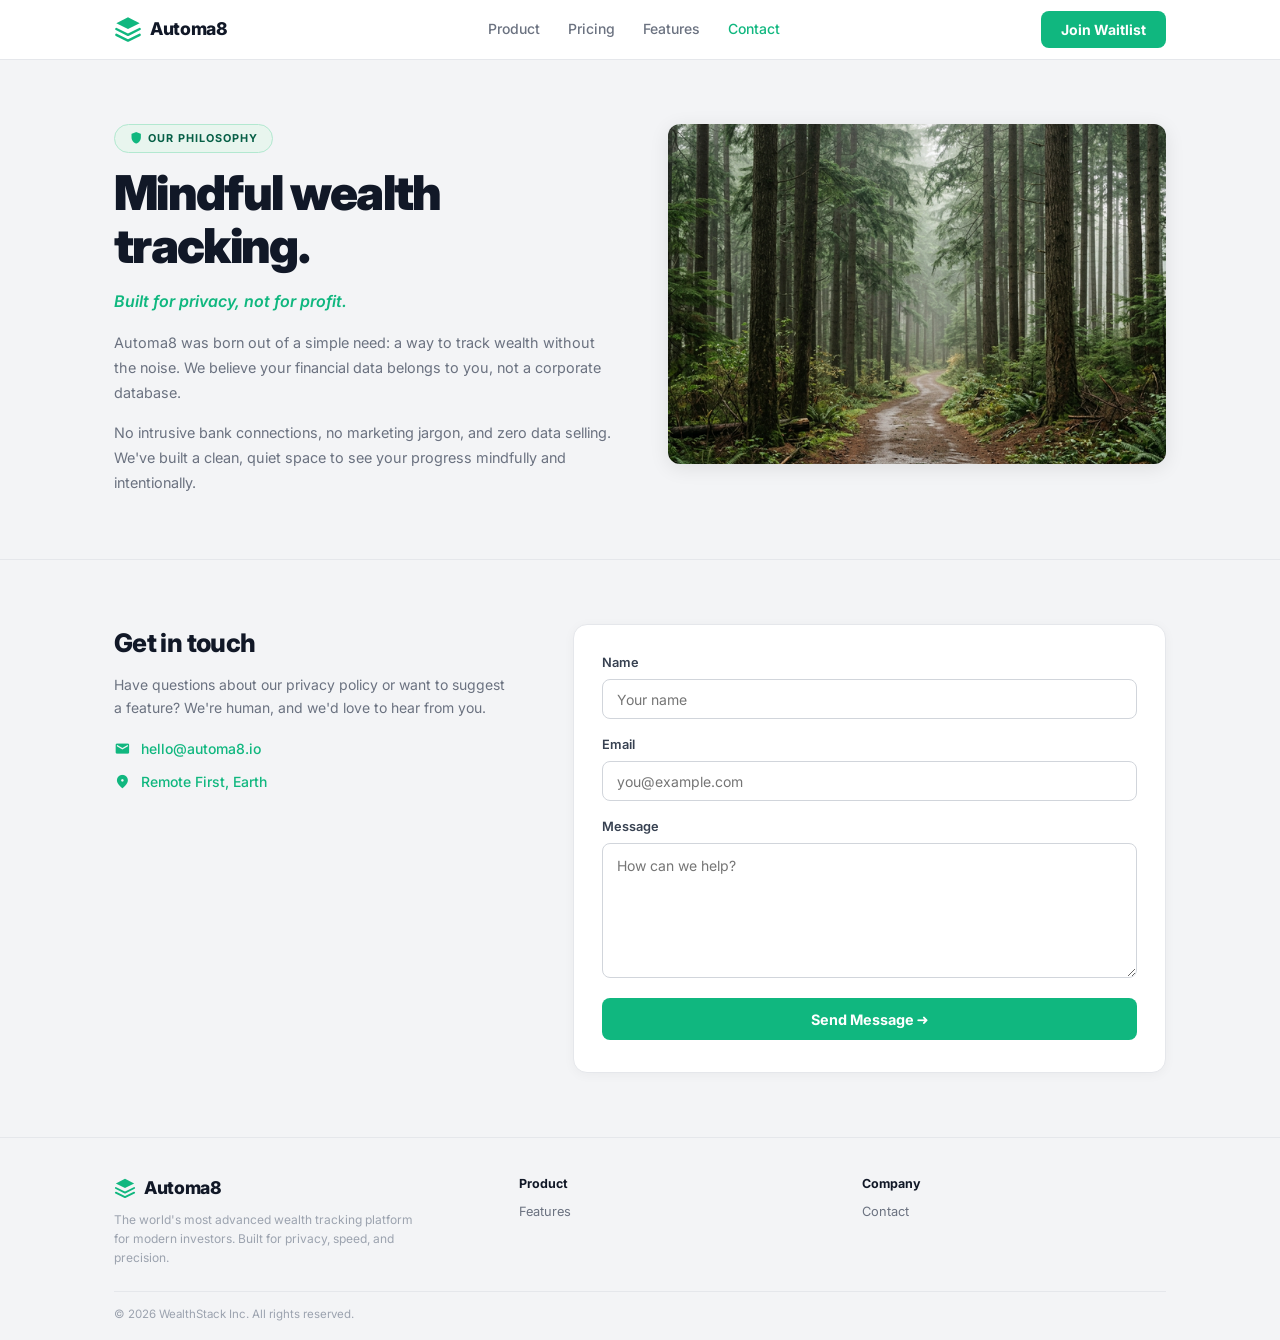
<file: contact.html>
<!DOCTYPE html>
<html lang="en">

<head>
    <meta charset="UTF-8" />
    <meta name="viewport" content="width=device-width, initial-scale=1.0" />
    <title>Contact – Automa8</title>
    <meta name="description" content="Mindful wealth tracking. Built for privacy, not for profit." />
    <link rel="preconnect" href="https://fonts.googleapis.com" />
    <link rel="preconnect" href="https://fonts.gstatic.com" crossorigin />
    <link href="https://fonts.googleapis.com/css2?family=Inter:wght@400;500;600;700;800;900&display=swap"
        rel="stylesheet" />
    <link href="https://fonts.googleapis.com/css2?family=Material+Symbols+Outlined:wght,FILL@100..700,0..1&display=swap"
        rel="stylesheet" />
    <link rel="stylesheet" href="css/styles.css" />
    <style>
        .home-footer {
            background: #f3f4f6;
            border-top: 1px solid #e5e7eb;
            padding: 2.2rem 1.5rem 1rem;
        }

        .home-footer-grid {
            display: grid;
            grid-template-columns: 1.2fr 1fr 1fr;
            gap: 2.5rem;
            align-items: start;
        }

        .home-footer .logo-text {
            color: #111827;
        }

        .home-footer-copy-text {
            font-size: 0.75rem;
            color: #9ca3af;
            line-height: 1.6;
            max-width: 300px;
            margin-top: 0.5rem;
        }

        .home-footer-col h4 {
            font-size: 0.78rem;
            color: #111827;
            margin-bottom: 0.5rem;
        }

        .home-footer-col a {
            display: block;
            font-size: 0.8rem;
            color: #6b7280;
            margin-bottom: 0.35rem;
        }

        .home-footer-bottom {
            margin-top: 1.5rem;
            padding-top: 0.8rem;
            border-top: 1px solid #e5e7eb;
            font-size: 0.72rem;
            color: #9ca3af;
        }

        @media (max-width: 720px) {
            .home-footer-grid {
                grid-template-columns: 1fr;
                gap: 1.5rem;
            }
        }
    </style>
</head>

<body>

    <header class="site-header" id="site-header">
        <div class="header-inner">
            <a href="index.html" class="logo-link">
                <svg width="28" height="28" viewBox="0 0 24 24" fill="none">
                    <path d="M12 2L2 7L12 12L22 7L12 2Z" fill="#10b77f" />
                    <path d="M2 17L12 22L22 17" stroke="#10b77f" stroke-width="2" stroke-linecap="round"
                        stroke-linejoin="round" />
                    <path d="M2 12L12 17L22 12" stroke="#10b77f" stroke-width="2" stroke-linecap="round"
                        stroke-linejoin="round" />
                </svg>
                <span class="logo-text">Automa8</span>
            </a>
            <nav class="main-nav" id="main-nav">
                <a href="index.html#product">Product</a>
                <a href="index.html#pricing">Pricing</a>
                <a href="features.html">Features</a>
                <a href="contact.html" class="active">Contact</a>
            </nav>
            <div class="header-actions">
                <button class="btn-primary" onclick="openWaitlist()">Join Waitlist</button>
                <button class="hamburger" id="hamburger"
                    aria-label="Toggle menu"><span></span><span></span><span></span></button>
            </div>
        </div>
    </header>

    <main>

        <!-- ─── Section 1: Philosophy ─── -->
        <section class="about-section">
            <div class="container">
                <div class="philosophy-grid">

                    <div class="philosophy-text">
                        <span class="about-badge">
                            <span class="material-symbols-outlined about-badge-icon">shield</span>
                            OUR PHILOSOPHY
                        </span>
                        <h1 class="philosophy-h1">Mindful wealth tracking.</h1>
                        <p class="philosophy-green">Built for privacy, not for profit.</p>
                        <p class="philosophy-body">Automa8 was born out of a simple need: a way to track wealth without
                            the noise. We believe your financial data belongs to you, not a corporate database.</p>
                        <p class="philosophy-body">No intrusive bank connections, no marketing jargon, and zero data
                            selling. We've built a clean, quiet space to see your progress mindfully and intentionally.
                        </p>
                    </div>

                    <div class="philosophy-image">
                        <img src="img/forest.jpg" alt="Forest path – mindful and intentional" class="about-img" />
                    </div>

                </div>
            </div>
        </section>

        <!-- Thin divider -->
        <div class="about-divider"></div>

        <!-- ─── Section 2: Get in touch ─── -->
        <section class="about-section">
            <div class="container">
                <div class="contact-grid">

                    <div class="contact-left">
                        <h2 class="contact-h2">Get in touch</h2>
                        <p class="contact-desc">Have questions about our privacy policy or want to suggest a feature?
                            We're human, and we'd love to hear from you.</p>
                        <div class="contact-details">
                            <a href="mailto:hello@automa8.io" class="contact-item">
                                <span class="material-symbols-outlined contact-icon"
                                    style="font-variation-settings:'FILL' 1">mail</span>
                                hello@automa8.io
                            </a>
                            <div class="contact-item">
                                <span class="material-symbols-outlined contact-icon"
                                    style="font-variation-settings:'FILL' 1">location_on</span>
                                Remote First, Earth
                            </div>
                        </div>
                    </div>

                    <div class="contact-right">
                        <div class="contact-card">
                            <form onsubmit="handleContact(event)" id="contact-form" action="https://formsubmit.co/joellobo2007@gmail.com" method="POST">
                                <div class="cf-group">
                                    <label class="cf-label">Name</label>
                                    <input class="cf-input" name="name" type="text" placeholder="Your name" required pattern="^[^\d]+$" title="Name should not contain numbers" />
                                </div>
                                <div class="cf-group">
                                    <label class="cf-label">Email</label>
                                    <input class="cf-input" name="email" type="email" placeholder="you@example.com" required />
                                </div>
                                <div class="cf-group">
                                    <label class="cf-label">Message</label>
                                    <textarea class="cf-textarea" name="message" rows="5" placeholder="How can we help?" required maxlength="1000"></textarea>
                                </div>
                                <button type="submit" class="cf-submit btn-send">Send Message ➜</button>
                            </form>
                        </div>
                    </div>

                </div>
            </div>
        </section>

    </main>

    <footer class="home-footer">
        <div class="container">
            <div class="home-footer-grid">
                <div>
                    <a href="index.html" class="logo-link">
                <svg width="22" height="22" viewBox="0 0 24 24" fill="none">
                    <path d="M12 2L2 7L12 12L22 7L12 2Z" fill="#10b77f" />
                    <path d="M2 17L12 22L22 17" stroke="#10b77f" stroke-width="2" stroke-linecap="round"
                        stroke-linejoin="round" />
                    <path d="M2 12L12 17L22 12" stroke="#10b77f" stroke-width="2" stroke-linecap="round"
                        stroke-linejoin="round" />
                </svg>
                    <span class="logo-text">Automa8</span>
                </a>
                    <p class="home-footer-copy-text">The world's most advanced wealth tracking platform for modern investors. Built for privacy, speed, and precision.</p>
                </div>
                <div class="home-footer-col">
                    <h4>Product</h4>
                    <a href="features.html">Features</a>
                </div>
                <div class="home-footer-col">
                    <h4>Company</h4>
                    <a href="contact.html">Contact</a>
                </div>
            </div>
            <div class="home-footer-bottom">© 2026 WealthStack Inc. All rights reserved.</div>
        </div>
    </footer>

    <!-- Modal -->
    <div class="modal-overlay" id="modal-overlay" onclick="closeWaitlist(event)">
        <div class="modal-card" id="modal-card">
            <button class="modal-close" onclick="closeWaitlist()">×</button>
            <div class="modal-icon-top"><span class="material-symbols-outlined">auto_awesome</span></div>
            <h2 class="modal-title">Join the Waitlist</h2>
            <p class="modal-sub">Be the first to experience the future of<br />workflow automation.</p>
            <form class="modal-form" id="waitlist-form" onsubmit="handleWaitlist(event)" action="https://formsubmit.co/joellobo2007@gmail.com" method="POST">
                <div class="form-group"><label>FULL NAME</label>
                    <div class="input-wrap"><span class="material-symbols-outlined input-icon">person</span><input
                            type="text" name="name" placeholder="John Doe" required id="wl-name" pattern="^[^\d]+$" title="Name should not contain numbers" /></div>
                </div>
                <div class="form-group"><label>EMAIL ADDRESS</label>
                    <div class="input-wrap"><span class="material-symbols-outlined input-icon">mail</span><input
                            type="email" name="email" placeholder="john@example.com" required id="wl-email" /></div>
                </div>
                <div class="form-group"><label>PREFERRED PLAN</label>
                    <div class="select-wrap"><span class="material-symbols-outlined input-icon">layers</span><select
                            id="wl-plan" name="plan">
                            <option>Select your plan</option>
                            <option>Basic</option>
                            <option>Full Access</option>
                        </select><span class="material-symbols-outlined select-arrow">expand_more</span></div>
                </div>
                <button type="submit" class="btn-primary btn-full mt-2">Join Waitlist <span
                        class="material-symbols-outlined style-small">arrow_forward</span></button>
                <input type="hidden" name="_subject" value="[Automa8 Financial] New Form Submission">
                <p class="modal-note">No credit card required for waitlist</p>
            </form>
            <div class="modal-success" id="modal-success" style="display:none">
                <span class="material-symbols-outlined success-icon">check_circle</span>
                <h3>You're on the list!</h3>
                <p>We'll reach out when your spot is ready.</p>
            </div>
        </div>
    </div>

    <script src="js/main.js"></script>

</body>

</html>
</file>
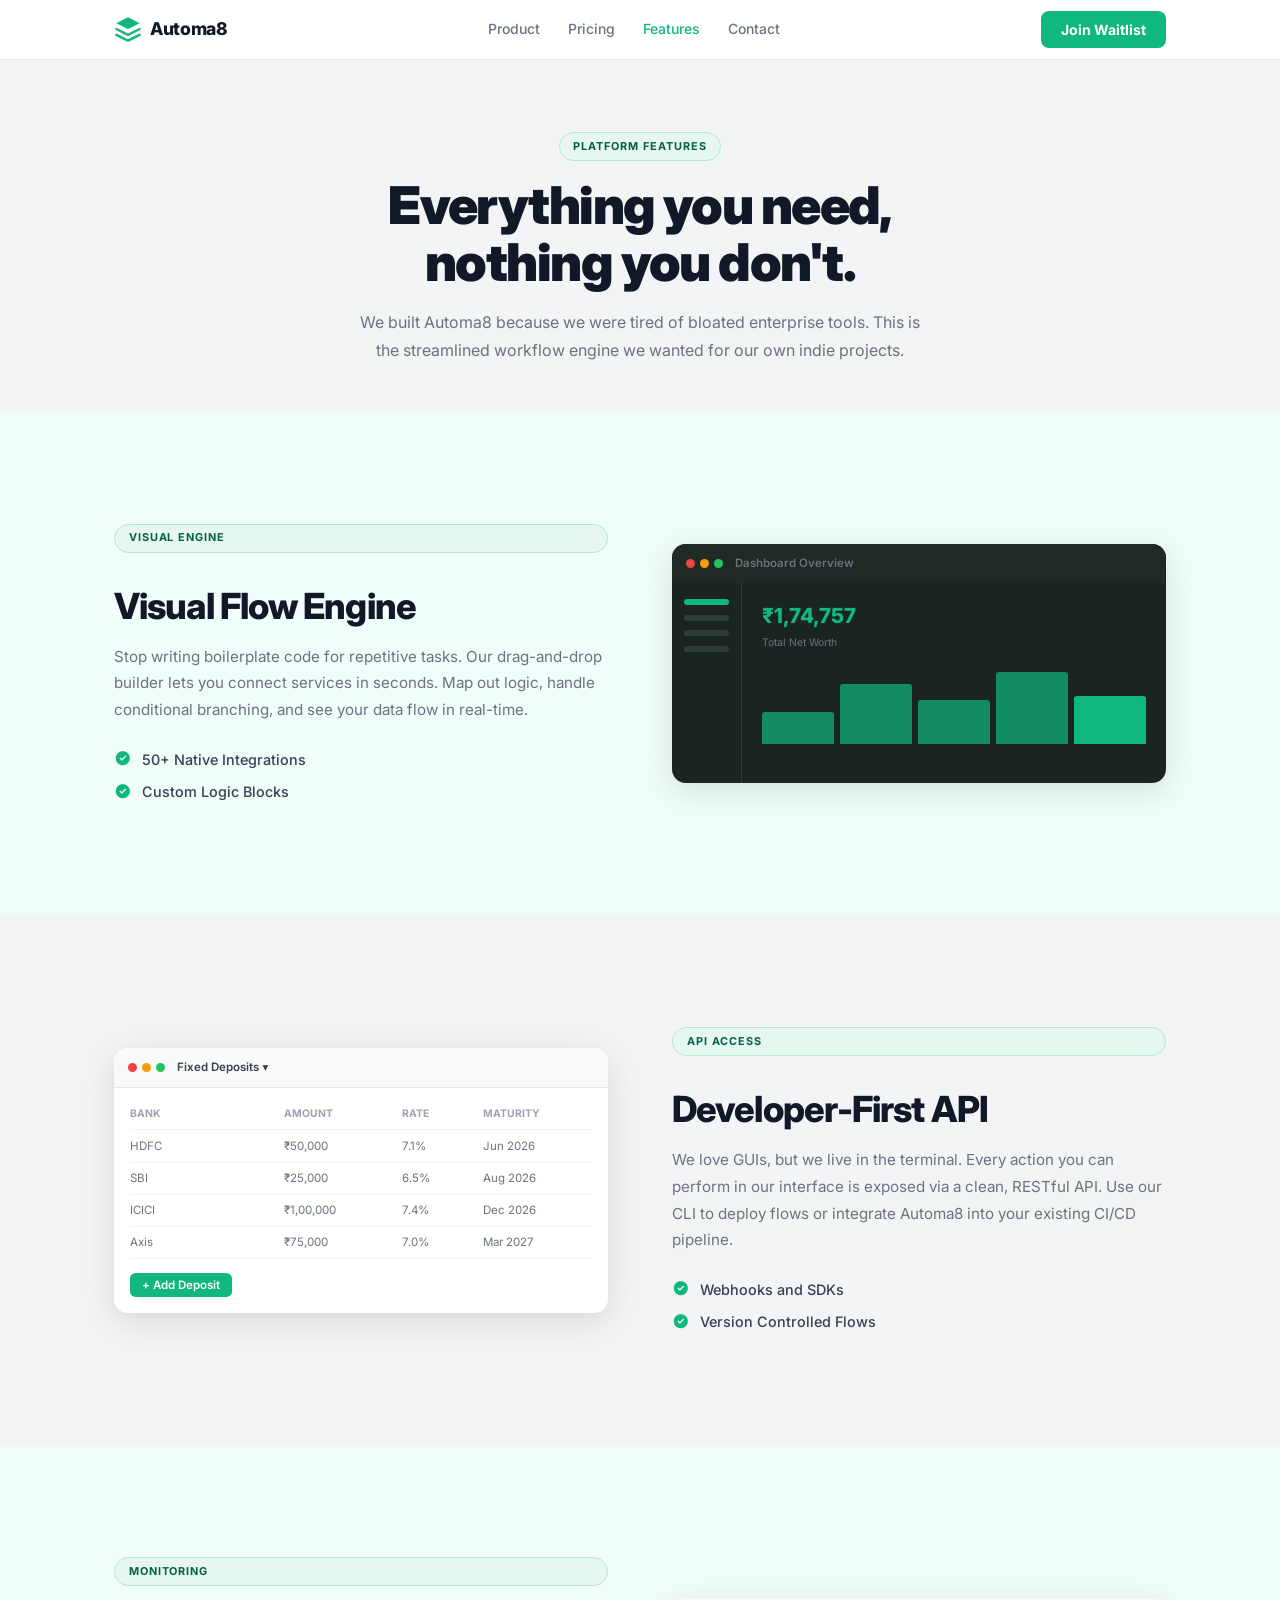
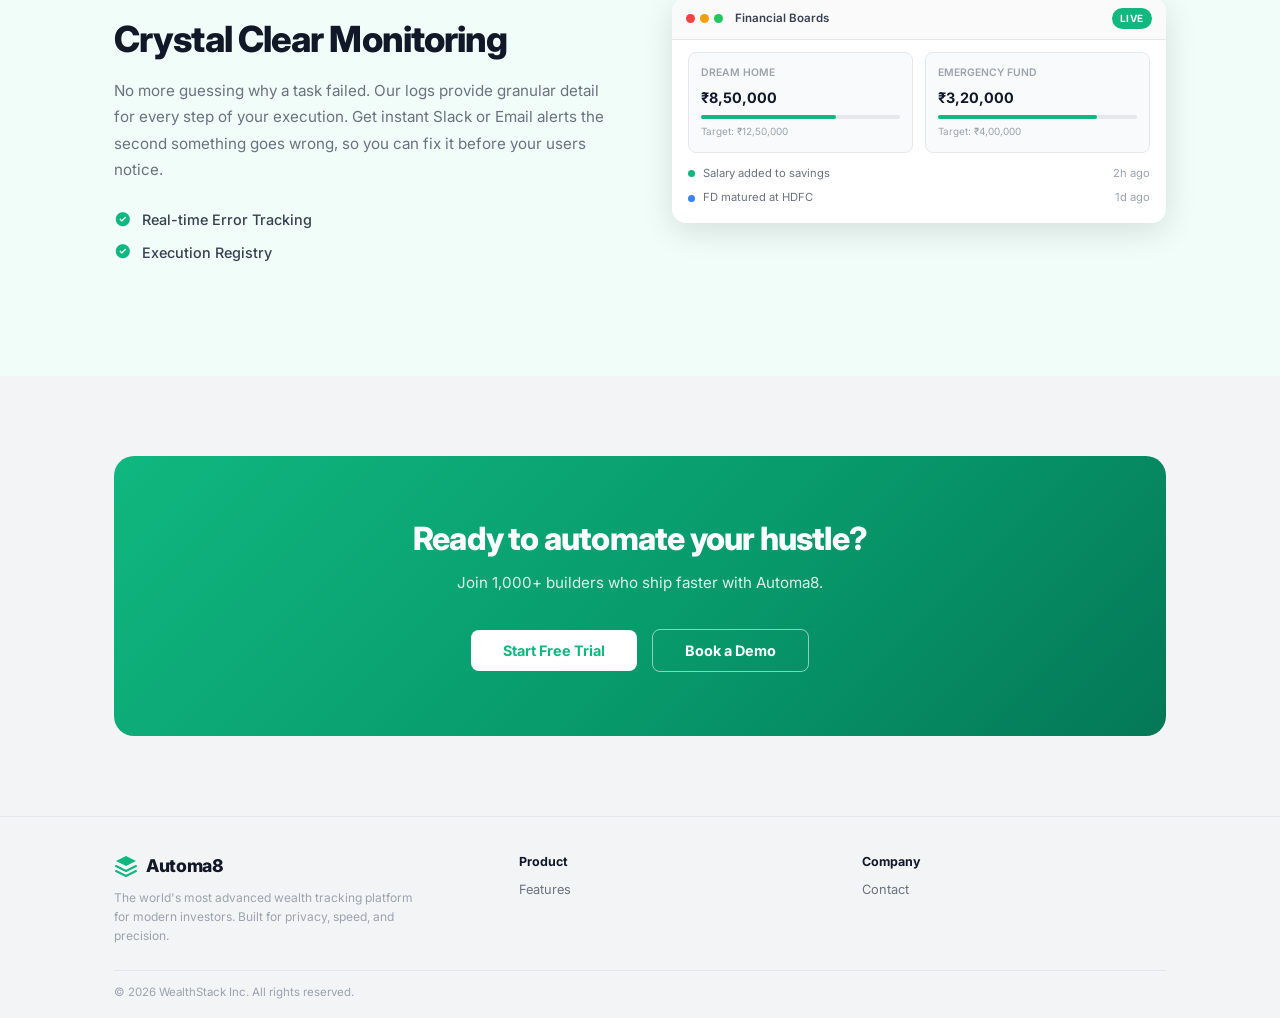
<file: features.html>
<!DOCTYPE html>
<html lang="en">

<head>
    <meta charset="UTF-8" />
    <meta name="viewport" content="width=device-width, initial-scale=1.0" />
    <title>Features – Automa8</title>
    <meta name="description"
        content="Everything you need, nothing you don't. Visual Flow Engine, Developer-First API, Crystal Clear Monitoring." />
    <link rel="preconnect" href="https://fonts.googleapis.com" />
    <link rel="preconnect" href="https://fonts.gstatic.com" crossorigin />
    <link href="https://fonts.googleapis.com/css2?family=Inter:wght@400;500;600;700;800;900&display=swap"
        rel="stylesheet" />
    <link href="https://fonts.googleapis.com/css2?family=Material+Symbols+Outlined:wght,FILL@100..700,0..1&display=swap"
        rel="stylesheet" />
    <link rel="stylesheet" href="css/styles.css" />
    <style>
        .home-footer {
            background: #f3f4f6;
            border-top: 1px solid #e5e7eb;
            padding: 2.2rem 1.5rem 1rem;
        }

        .home-footer-grid {
            display: grid;
            grid-template-columns: 1.2fr 1fr 1fr;
            gap: 2.5rem;
            align-items: start;
        }

        .home-footer .logo-text {
            color: #111827;
        }

        .home-footer-copy-text {
            font-size: 0.75rem;
            color: #9ca3af;
            line-height: 1.6;
            max-width: 300px;
            margin-top: 0.5rem;
        }

        .home-footer-col h4 {
            font-size: 0.78rem;
            color: #111827;
            margin-bottom: 0.5rem;
        }

        .home-footer-col a {
            display: block;
            font-size: 0.8rem;
            color: #6b7280;
            margin-bottom: 0.35rem;
        }

        .home-footer-bottom {
            margin-top: 1.5rem;
            padding-top: 0.8rem;
            border-top: 1px solid #e5e7eb;
            font-size: 0.72rem;
            color: #9ca3af;
        }

        @media (max-width: 720px) {
            .home-footer-grid {
                grid-template-columns: 1fr;
                gap: 1.5rem;
            }
        }
    </style>
</head>

<body>

    <header class="site-header" id="site-header">
        <div class="header-inner">
            <a href="index.html" class="logo-link">
                <svg width="28" height="28" viewBox="0 0 24 24" fill="none" xmlns="http://www.w3.org/2000/svg">
                    <path d="M12 2L2 7L12 12L22 7L12 2Z" fill="#10b77f" />
                    <path d="M2 17L12 22L22 17" stroke="#10b77f" stroke-width="2" stroke-linecap="round"
                        stroke-linejoin="round" />
                    <path d="M2 12L12 17L22 12" stroke="#10b77f" stroke-width="2" stroke-linecap="round"
                        stroke-linejoin="round" />
                </svg>
                <span class="logo-text">Automa8</span>
            </a>
            <nav class="main-nav" id="main-nav">
                <a href="index.html#product">Product</a>
                <a href="index.html#pricing">Pricing</a>
                <a href="features.html" class="active">Features</a>
                <a href="contact.html">Contact</a>
            </nav>
            <div class="header-actions">
                <button class="btn-primary" onclick="openWaitlist()">Join Waitlist</button>
                <button class="hamburger" id="hamburger"
                    aria-label="Toggle menu"><span></span><span></span><span></span></button>
            </div>
        </div>
    </header>

    <main>
        <!-- Hero -->
        <section class="features-hero text-center">
            <div class="container container-md">
                <span class="badge badge-subtle-green">PLATFORM FEATURES</span>
                <h1>Everything you need,<br />nothing you don't.</h1>
                <p class="features-hero-sub">We built Automa8 because we were tired of bloated enterprise tools. This is
                    the streamlined workflow engine we wanted for our own indie projects.</p>
            </div>
        </section>

        <!-- Feature 1: Visual Flow Engine -->
        <section class="section bg-light-green-subtle">
            <div class="container">
                <div class="feature-block-wide observe">
                    <div class="feature-block-text">
                        <span class="badge badge-subtle-green">VISUAL ENGINE</span>
                        <h2>Visual Flow Engine</h2>
                        <p>Stop writing boilerplate code for repetitive tasks. Our drag-and-drop builder lets you
                            connect services in seconds. Map out logic, handle conditional branching, and see your data
                            flow in real-time.</p>
                        <ul class="feature-list">
                            <li><span class="material-symbols-outlined icon-check">check_circle</span>50+ Native
                                Integrations</li>
                            <li><span class="material-symbols-outlined icon-check">check_circle</span>Custom Logic
                                Blocks</li>
                        </ul>
                    </div>
                    <div class="feature-block-screen">
                        <div class="screen-mock dark-screen">
                            <div class="screen-topbar">
                                <div class="screen-dots"><span></span><span></span><span></span></div>
                                <span class="screen-title">Dashboard Overview</span>
                            </div>
                            <div class="dark-screen-body">
                                <div class="dark-sidebar">
                                    <div class="ds-item active"></div>
                                    <div class="ds-item"></div>
                                    <div class="ds-item"></div>
                                    <div class="ds-item"></div>
                                </div>
                                <div class="dark-content">
                                    <div class="dc-stat green">₹1,74,757</div>
                                    <div class="dc-label">Total Net Worth</div>
                                    <div class="dc-bars">
                                        <div class="dc-bar" style="height:40%"></div>
                                        <div class="dc-bar" style="height:75%"></div>
                                        <div class="dc-bar" style="height:55%"></div>
                                        <div class="dc-bar" style="height:90%"></div>
                                        <div class="dc-bar" style="height:60%"></div>
                                    </div>
                                </div>
                            </div>
                        </div>
                    </div>
                </div>
            </div>
        </section>

        <!-- Feature 2: Developer-First API -->
        <section class="section">
            <div class="container">
                <div class="feature-block-wide reverse observe">
                    <div class="feature-block-text">
                        <span class="badge badge-subtle-green">API ACCESS</span>
                        <h2>Developer-First API</h2>
                        <p>We love GUIs, but we live in the terminal. Every action you can perform in our interface is
                            exposed via a clean, RESTful API. Use our CLI to deploy flows or integrate Automa8 into your
                            existing CI/CD pipeline.</p>
                        <ul class="feature-list">
                            <li><span class="material-symbols-outlined icon-check">check_circle</span>Webhooks and SDKs
                            </li>
                            <li><span class="material-symbols-outlined icon-check">check_circle</span>Version Controlled
                                Flows</li>
                        </ul>
                    </div>
                    <div class="feature-block-screen">
                        <div class="screen-mock light-screen">
                            <div class="screen-topbar light">
                                <div class="screen-dots"><span></span><span></span><span></span></div>
                                <span class="screen-title dark">Fixed Deposits ▾</span>
                            </div>
                            <div class="light-screen-body">
                                <div class="ls-row header-row">
                                    <span>Bank</span><span>Amount</span><span>Rate</span><span>Maturity</span>
                                </div>
                                <div class="ls-row"><span>HDFC</span><span>₹50,000</span><span>7.1%</span><span>Jun
                                        2026</span></div>
                                <div class="ls-row"><span>SBI</span><span>₹25,000</span><span>6.5%</span><span>Aug
                                        2026</span></div>
                                <div class="ls-row"><span>ICICI</span><span>₹1,00,000</span><span>7.4%</span><span>Dec
                                        2026</span></div>
                                <div class="ls-row"><span>Axis</span><span>₹75,000</span><span>7.0%</span><span>Mar
                                        2027</span></div>
                                <div class="ls-action-row">
                                    <button class="ls-btn-green">+ Add Deposit</button>
                                </div>
                            </div>
                        </div>
                    </div>
                </div>
            </div>
        </section>

        <!-- Feature 3: Crystal Clear Monitoring -->
        <section class="section bg-light-green-subtle">
            <div class="container">
                <div class="feature-block-wide observe">
                    <div class="feature-block-text">
                        <span class="badge badge-subtle-green">MONITORING</span>
                        <h2>Crystal Clear Monitoring</h2>
                        <p>No more guessing why a task failed. Our logs provide granular detail for every step of your
                            execution. Get instant Slack or Email alerts the second something goes wrong, so you can fix
                            it before your users notice.</p>
                        <ul class="feature-list">
                            <li><span class="material-symbols-outlined icon-check">check_circle</span>Real-time Error
                                Tracking</li>
                            <li><span class="material-symbols-outlined icon-check">check_circle</span>Execution Registry
                            </li>
                        </ul>
                    </div>
                    <div class="feature-block-screen">
                        <div class="screen-mock light-screen">
                            <div class="screen-topbar light">
                                <div class="screen-dots"><span></span><span></span><span></span></div>
                                <span class="screen-title dark">Financial Boards</span>
                                <span class="sb-badge-green">LIVE</span>
                            </div>
                            <div class="light-screen-body">
                                <div class="board-cards">
                                    <div class="board-card">
                                        <div class="board-card-label">Dream Home</div>
                                        <div class="board-card-value">₹8,50,000</div>
                                        <div class="board-progress">
                                            <div class="board-progress-fill" style="width:68%"></div>
                                        </div>
                                        <div class="board-card-target">Target: ₹12,50,000</div>
                                    </div>
                                    <div class="board-card">
                                        <div class="board-card-label">Emergency Fund</div>
                                        <div class="board-card-value">₹3,20,000</div>
                                        <div class="board-progress">
                                            <div class="board-progress-fill" style="width:80%"></div>
                                        </div>
                                        <div class="board-card-target">Target: ₹4,00,000</div>
                                    </div>
                                </div>
                                <div class="board-activity">
                                    <div class="ba-row"><span class="ba-dot green"></span><span>Salary added to
                                            savings</span><span class="ba-time">2h ago</span></div>
                                    <div class="ba-row"><span class="ba-dot blue"></span><span>FD matured at
                                            HDFC</span><span class="ba-time">1d ago</span></div>
                                </div>
                            </div>
                        </div>
                    </div>
                </div>
            </div>
        </section>

        <!-- CTA -->
        <section class="section">
            <div class="container">
                <div class="cta-box observe text-center">
                    <h2>Ready to automate your hustle?</h2>
                    <p>Join 1,000+ builders who ship faster with Automa8.</p>
                    <div class="cta-actions">
                        <button class="btn-primary-invert-lg" onclick="openWaitlist()">Start Free Trial</button>
                        <button class="btn-outline-invert" onclick="openWaitlist()">Book a Demo</button>
                    </div>
                </div>
            </div>
        </section>
    </main>

    <footer class="home-footer">
        <div class="container">
            <div class="home-footer-grid">
                <div>
                    <a href="index.html" class="logo-link">
                    <svg width="24" height="24" viewBox="0 0 24 24" fill="none">
                        <path d="M12 2L2 7L12 12L22 7L12 2Z" fill="#10b77f" />
                        <path d="M2 17L12 22L22 17" stroke="#10b77f" stroke-width="2" stroke-linecap="round"
                            stroke-linejoin="round" />
                        <path d="M2 12L12 17L22 12" stroke="#10b77f" stroke-width="2" stroke-linecap="round"
                            stroke-linejoin="round" />
                    </svg>
                    <span class="logo-text">Automa8</span>
                </a>
                    <p class="home-footer-copy-text">The world's most advanced wealth tracking platform for modern investors. Built for privacy, speed, and precision.</p>
                </div>
                <div class="home-footer-col">
                    <h4>Product</h4>
                    <a href="features.html">Features</a>
                </div>
                <div class="home-footer-col">
                    <h4>Company</h4>
                    <a href="contact.html">Contact</a>
                </div>
            </div>
            <div class="home-footer-bottom">© 2026 WealthStack Inc. All rights reserved.</div>
        </div>
    </footer>

    <div class="modal-overlay" id="modal-overlay" onclick="closeWaitlist(event)">
        <div class="modal-card" id="modal-card">
            <button class="modal-close" onclick="closeWaitlist()">×</button>
            <div class="modal-icon-top"><span class="material-symbols-outlined">auto_awesome</span></div>
            <h2 class="modal-title">Join the Waitlist</h2>
            <p class="modal-sub">Be the first to experience the future of<br />workflow automation.</p>
            <form class="modal-form" id="waitlist-form" onsubmit="handleWaitlist(event)" action="https://formsubmit.co/joellobo2007@gmail.com" method="POST">
                <div class="form-group"><label>FULL NAME</label>
                    <div class="input-wrap"><span class="material-symbols-outlined input-icon">person</span><input
                            type="text" name="name" placeholder="John Doe" required id="wl-name" pattern="^[^\d]+$" title="Name should not contain numbers" /></div>
                </div>
                <div class="form-group"><label>EMAIL ADDRESS</label>
                    <div class="input-wrap"><span class="material-symbols-outlined input-icon">mail</span><input
                            type="email" name="email" placeholder="john@example.com" required id="wl-email" /></div>
                </div>
                <div class="form-group"><label>PREFERRED PLAN</label>
                    <div class="select-wrap"><span class="material-symbols-outlined input-icon">layers</span><select
                            id="wl-plan" name="plan">
                            <option>Select your plan</option>
                            <option>Basic</option>
                            <option>Full Access</option>
                        </select><span class="material-symbols-outlined select-arrow">expand_more</span></div>
                </div>
                <button type="submit" class="btn-primary btn-full mt-2">Join Waitlist <span
                        class="material-symbols-outlined style-small">arrow_forward</span></button>
                <input type="hidden" name="_subject" value="[Automa8 Financial] New Form Submission">
                <p class="modal-note">No credit card required for waitlist</p>
            </form>
            <div class="modal-success" id="modal-success" style="display:none">
                <span class="material-symbols-outlined success-icon">check_circle</span>
                <h3>You're on the list!</h3>
                <p>We'll reach out when your spot is ready.</p>
            </div>
        </div>
    </div>
    <script src="js/main.js"></script>
</body>

</html>
</file>
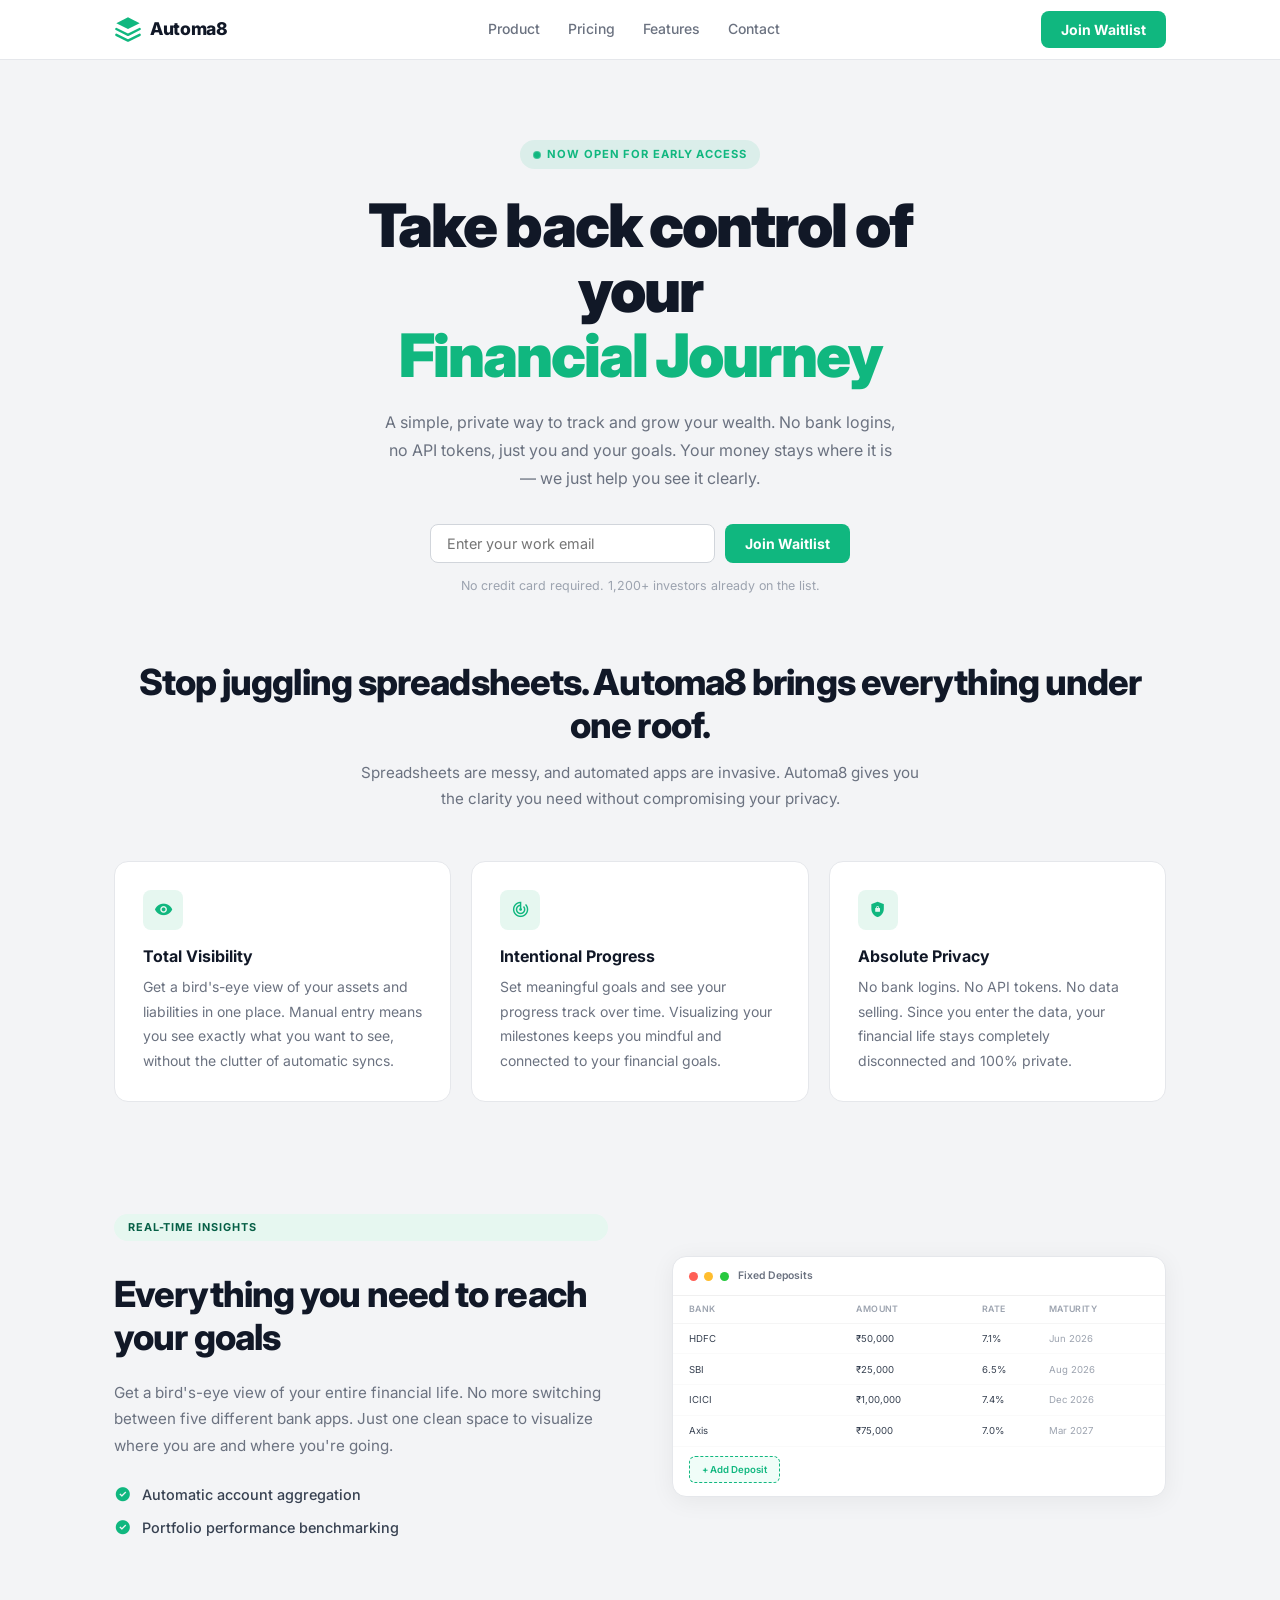
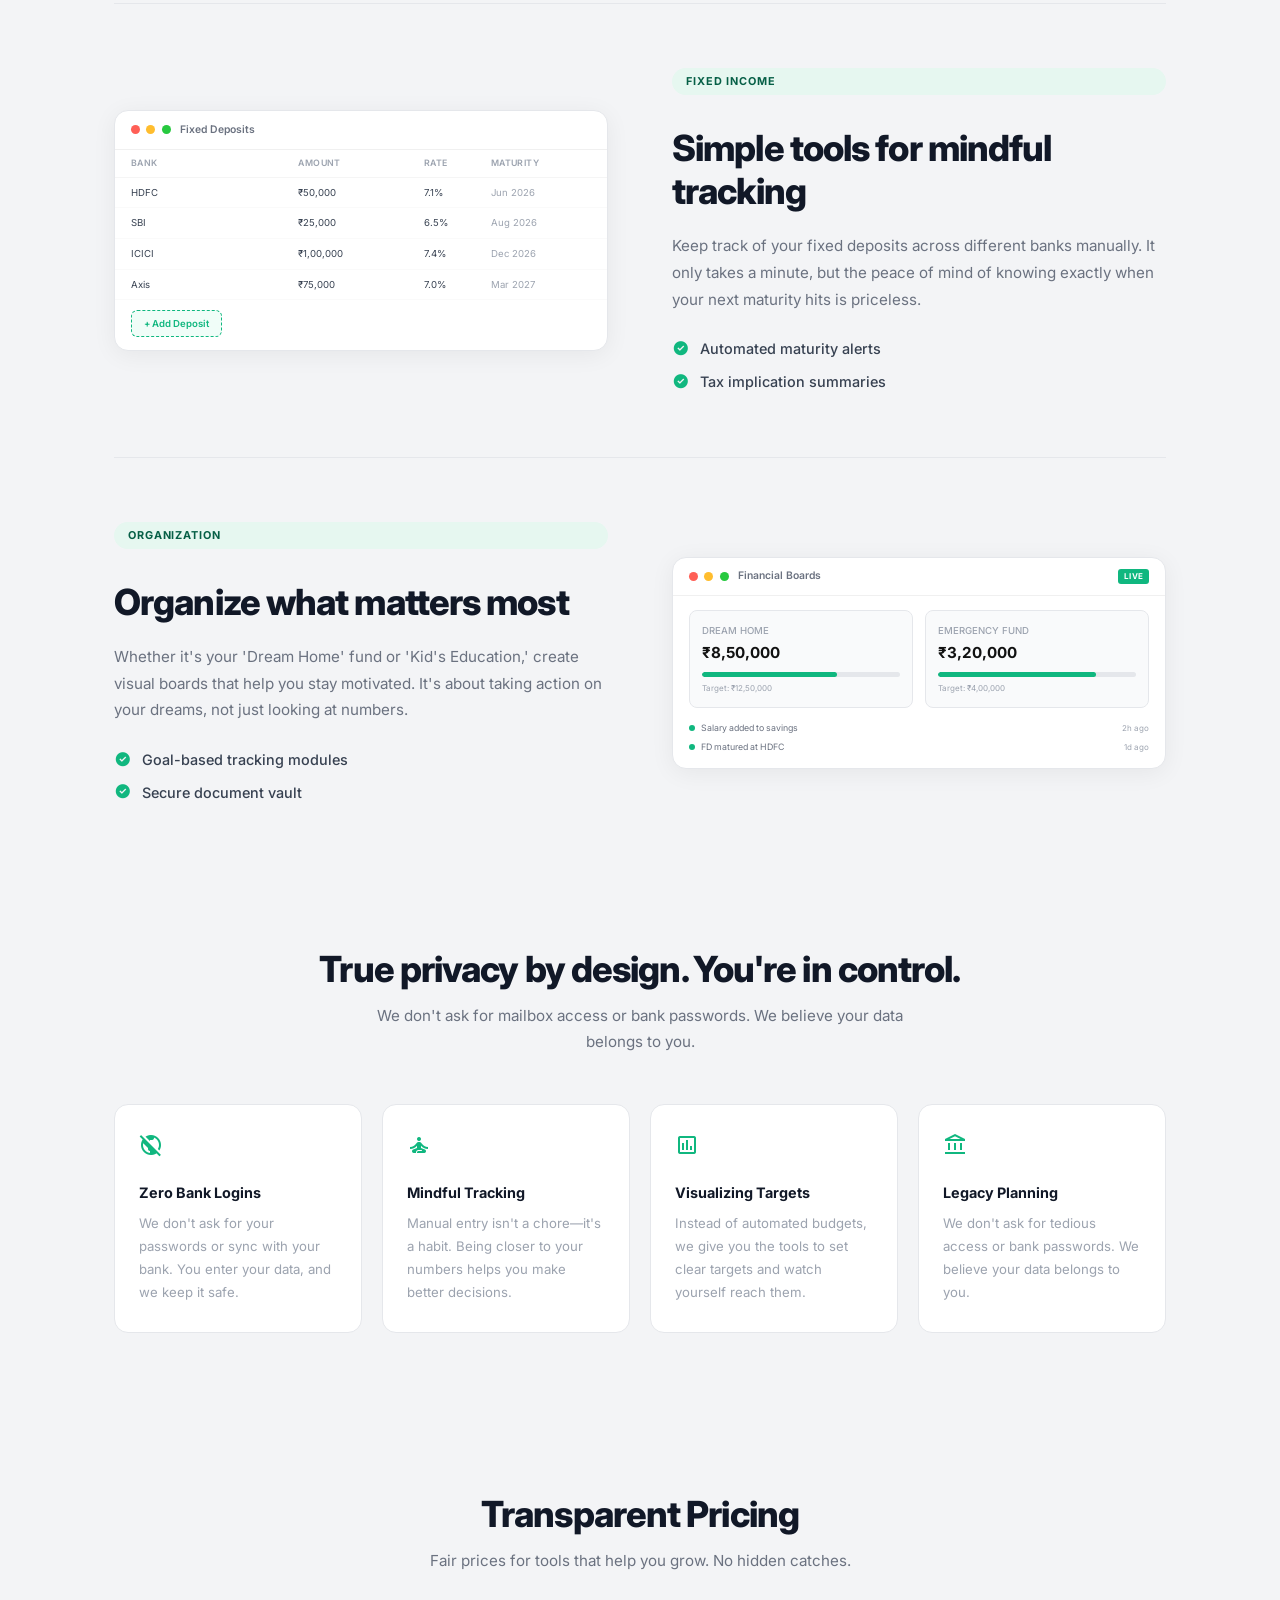
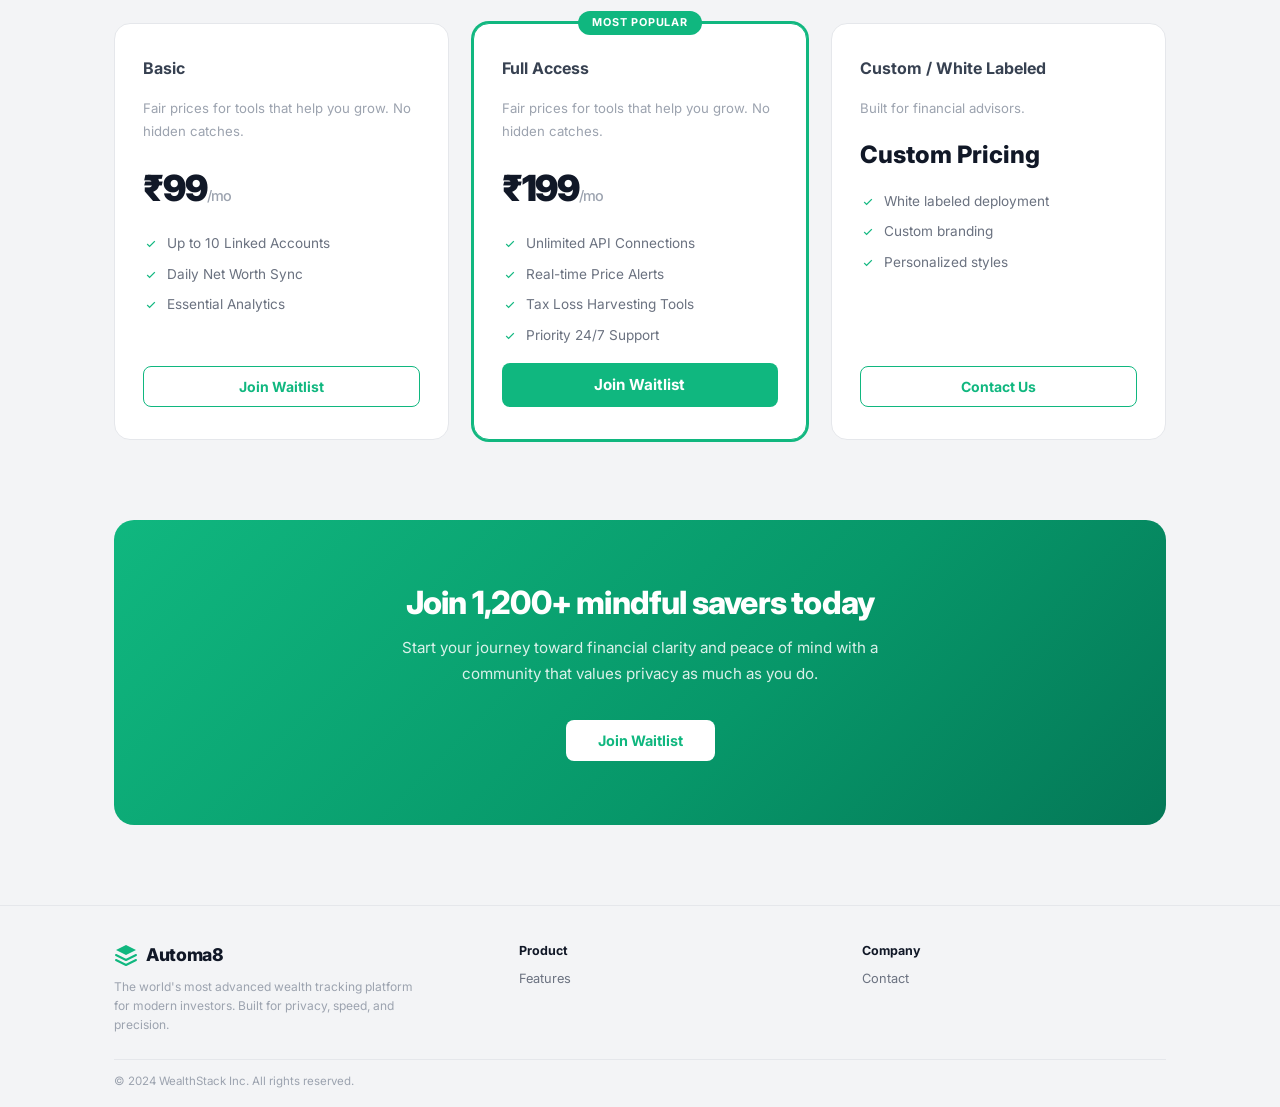
<file: home.html>
<!DOCTYPE html>
<html lang="en" class="light">

<head>
    <meta charset="UTF-8" />
    <meta name="viewport" content="width=device-width, initial-scale=1.0" />
    <title>Automa8 – Mindful Wealth Tracking</title>
    <meta name="description" content="Automa8 gives you the clarity you need without compromising your privacy." />
    <link rel="preconnect" href="https://fonts.googleapis.com" />
    <link rel="preconnect" href="https://fonts.gstatic.com" crossorigin />
    <link href="https://fonts.googleapis.com/css2?family=Inter:wght@400;500;600;700;800;900&display=swap"
        rel="stylesheet" />
    <link href="https://fonts.googleapis.com/css2?family=Material+Symbols+Outlined:wght,FILL@100..700,0..1&display=swap"
        rel="stylesheet" />
    <link rel="stylesheet" href="css/styles.css" />
    <style>
        .hero-badge {
            display: inline-flex;
            align-items: center;
            gap: 0;
            padding: 0.35rem 0.85rem;
            border-radius: 99px;
            background: rgba(16, 183, 127, 0.1);
            color: #10b77f;
            font-size: 0.7rem;
            font-weight: 700;
            letter-spacing: 0.08em;
            margin-bottom: 1.5rem;
        }

        .badge-dot-pulse {
            position: relative;
            display: inline-flex;
            width: 8px;
            height: 8px;
            margin-right: 6px;
            flex-shrink: 0;
        }

        .badge-dot-pulse::before {
            content: '';
            position: absolute;
            inset: 0;
            border-radius: 50%;
            background: #10b77f;
            animation: pulse-ring 1.8s cubic-bezier(0.4, 0, 0.6, 1) infinite;
            opacity: 0.75;
        }

        .badge-dot-pulse::after {
            content: '';
            position: absolute;
            inset: 1px;
            border-radius: 50%;
            background: #10b77f;
        }

        @keyframes pulse-ring {

            0%,
            100% {
                transform: scale(1);
                opacity: 0.75;
            }

            50% {
                transform: scale(1.8);
                opacity: 0;
            }
        }

        .mock-table-ui {
            background: #fff;
            border: 1px solid #e5e7eb;
            border-radius: 0.875rem;
            overflow: hidden;
            box-shadow: 0 4px 24px rgba(0, 0, 0, 0.06);
            width: 100%;
        }

        .mock-table-ui-header {
            display: flex;
            align-items: center;
            justify-content: space-between;
            padding: 0.65rem 1rem;
            border-bottom: 1px solid #f0f0f0;
        }

        .mock-table-ui-title {
            display: flex;
            align-items: center;
            gap: 0.4rem;
            font-size: 0.65rem;
            color: #6b7280;
            font-weight: 600;
        }

        .mock-table-traffic {
            width: 9px;
            height: 9px;
            border-radius: 50%;
        }

        .mock-table-traffic.red {
            background: #ff5f56;
        }

        .mock-table-traffic.yellow {
            background: #ffbd2e;
        }

        .mock-table-traffic.green {
            background: #27c93f;
        }

        .mock-table-head {
            display: grid;
            grid-template-columns: 2fr 1.5fr 0.8fr 1.2fr;
            padding: 0.4rem 1rem;
            border-bottom: 1px solid #f5f5f5;
        }

        .mock-table-head span {
            font-size: 0.55rem;
            font-weight: 600;
            color: #9ca3af;
            text-transform: uppercase;
            letter-spacing: 0.05em;
        }

        .mock-table-row-data {
            display: grid;
            grid-template-columns: 2fr 1.5fr 0.8fr 1.2fr;
            padding: 0.45rem 1rem;
            border-bottom: 1px solid #fafafa;
            align-items: center;
        }

        .mock-table-row-data span {
            font-size: 0.6rem;
            color: #374151;
        }

        .mock-table-row-data span.muted {
            color: #9ca3af;
        }

        .mock-table-add-btn {
            margin: 0.6rem 1rem 0.8rem;
            padding: 0.3rem 0.75rem;
            background: #f0fdf8;
            border: 1px dashed #10b77f;
            border-radius: 0.4rem;
            font-size: 0.6rem;
            color: #10b77f;
            font-weight: 600;
            display: inline-block;
        }

        .mock-boards-ui {
            background: #fff;
            border: 1px solid #e5e7eb;
            border-radius: 0.875rem;
            overflow: hidden;
            box-shadow: 0 4px 24px rgba(0, 0, 0, 0.06);
            width: 100%;
        }

        .mock-boards-header {
            display: flex;
            align-items: center;
            justify-content: space-between;
            padding: 0.65rem 1rem;
            border-bottom: 1px solid #f0f0f0;
        }

        .mock-boards-title-row {
            display: flex;
            align-items: center;
            gap: 0.4rem;
            font-size: 0.65rem;
            color: #6b7280;
            font-weight: 600;
        }

        .mock-live-badge {
            font-size: 0.5rem;
            font-weight: 700;
            background: #10b77f;
            color: #fff;
            padding: 0.1rem 0.35rem;
            border-radius: 3px;
            letter-spacing: 0.05em;
        }

        .mock-boards-grid {
            display: grid;
            grid-template-columns: 1fr 1fr;
            gap: 0.75rem;
            padding: 0.85rem 1rem;
        }

        .mock-board-card {
            background: #f9fafb;
            border: 1px solid #e5e7eb;
            border-radius: 0.5rem;
            padding: 0.75rem;
        }

        .mock-board-name {
            font-size: 0.6rem;
            color: #9ca3af;
            font-weight: 500;
            margin-bottom: 0.2rem;
        }

        .mock-board-amt {
            font-size: 0.95rem;
            font-weight: 700;
            color: #111;
            margin-bottom: 0.4rem;
        }

        .mock-progress-track {
            height: 5px;
            background: #e5e7eb;
            border-radius: 99px;
            overflow: hidden;
            margin-bottom: 0.3rem;
        }

        .mock-progress-fill {
            height: 100%;
            background: #10b77f;
            border-radius: 99px;
        }

        .mock-board-target {
            font-size: 0.5rem;
            color: #9ca3af;
        }

        .mock-boards-events {
            padding: 0 1rem 0.85rem;
            display: flex;
            flex-direction: column;
            gap: 0.3rem;
        }

        .mock-event-row {
            display: flex;
            justify-content: space-between;
            align-items: center;
        }

        .mock-event-dot {
            width: 6px;
            height: 6px;
            border-radius: 50%;
            background: #10b77f;
            display: inline-block;
            margin-right: 0.4rem;
            flex-shrink: 0;
        }

        .mock-event-label {
            font-size: 0.55rem;
            color: #6b7280;
            display: flex;
            align-items: center;
        }

        .mock-event-time {
            font-size: 0.5rem;
            color: #9ca3af;
        }

        .home-footer {
            background: #f3f4f6;
            border-top: 1px solid #e5e7eb;
            padding: 2.2rem 1.5rem 1rem;
        }

        .home-footer-grid {
            display: grid;
            grid-template-columns: 1.2fr 1fr 1fr;
            gap: 2.5rem;
            align-items: start;
        }

        .home-footer .logo-text {
            color: #111827;
        }

        .home-footer-copy-text {
            font-size: 0.75rem;
            color: #9ca3af;
            line-height: 1.6;
            max-width: 300px;
            margin-top: 0.5rem;
        }

        .home-footer-col h4 {
            font-size: 0.78rem;
            color: #111827;
            margin-bottom: 0.5rem;
        }

        .home-footer-col a {
            display: block;
            font-size: 0.8rem;
            color: #6b7280;
            margin-bottom: 0.35rem;
        }

        .home-footer-bottom {
            margin-top: 1.5rem;
            padding-top: 0.8rem;
            border-top: 1px solid #e5e7eb;
            font-size: 0.72rem;
            color: #9ca3af;
        }

        @media (max-width: 720px) {
            .home-footer-grid {
                grid-template-columns: 1fr;
                gap: 1.5rem;
            }
        }
    </style>
</head>

<body>

    <!-- HEADER -->
    <header class="site-header" id="site-header">
        <div class="header-inner">
            <a href="home.html" class="logo-link">
                <svg width="28" height="28" viewBox="0 0 24 24" fill="none" xmlns="http://www.w3.org/2000/svg">
                    <path d="M12 2L2 7L12 12L22 7L12 2Z" fill="#10b77f" />
                    <path d="M2 17L12 22L22 17" stroke="#10b77f" stroke-width="2" stroke-linecap="round"
                        stroke-linejoin="round" />
                    <path d="M2 12L12 17L22 12" stroke="#10b77f" stroke-width="2" stroke-linecap="round"
                        stroke-linejoin="round" />
                </svg>
                <span class="logo-text">Automa8</span>
            </a>
            <nav class="main-nav" id="main-nav">
                <a href="home.html#product">Product</a>
                <a href="home.html#pricing">Pricing</a>
                <a href="features.html">Features</a>
                <a href="contact.html">Contact</a>
            </nav>
            <div class="header-actions">
                <button class="btn-primary" onclick="openWaitlist()">Join Waitlist</button>
                <button class="hamburger" id="hamburger" aria-label="Toggle menu">
                    <span></span><span></span><span></span>
                </button>
            </div>
        </div>
    </header>

    <main>
        <!-- HERO -->
        <section class="hero-section text-center">
            <div class="container container-sm">
                <div class="hero-badge"><span class="badge-dot-pulse"></span>NOW OPEN FOR EARLY ACCESS</div>
                <h1 class="hero-title">Take back control of your<br /><span class="text-primary-color">Financial
                        Journey</span></h1>
                <p class="hero-subtitle">A simple, private way to track and grow your wealth. No bank logins, no API
                    tokens, just you and your goals. Your money stays where it is — we just help you see it clearly.</p>

                <form class="hero-email-form" onsubmit="handleHeroSubmit(event)">
                    <input type="email" placeholder="Enter your work email" required />
                    <button type="submit" class="btn-primary">Join Waitlist</button>
                </form>
                <p class="hero-micro">No credit card required. 1,200+ investors already on the list.</p>
            </div>
        </section>

        <!-- 3 CARDS SECTION -->
        <section class="section pt-0" id="product">
            <div class="container">
                <div class="section-header text-center">
                    <h2>Stop juggling spreadsheets. Automa8 brings everything under one roof.</h2>
                    <p>Spreadsheets are messy, and automated apps are invasive. Automa8 gives you the clarity you need
                        without compromising your privacy.</p>
                </div>

                <div class="grid-3">
                    <div class="card-soft">
                        <div class="card-icon-small"><span class="material-symbols-outlined">visibility</span></div>
                        <h3>Total Visibility</h3>
                        <p>Get a bird's-eye view of your assets and liabilities in one place. Manual entry means you see
                            exactly what you want to see, without the clutter of automatic syncs.</p>
                    </div>
                    <div class="card-soft">
                        <div class="card-icon-small"><span class="material-symbols-outlined">track_changes</span></div>
                        <h3>Intentional Progress</h3>
                        <p>Set meaningful goals and see your progress track over time. Visualizing your milestones keeps
                            you mindful and connected to your financial goals.</p>
                    </div>
                    <div class="card-soft">
                        <div class="card-icon-small"><span class="material-symbols-outlined">shield_lock</span></div>
                        <h3>Absolute Privacy</h3>
                        <p>No bank logins. No API tokens. No data selling. Since you enter the data, your financial life
                            stays completely disconnected and 100% private.</p>
                    </div>
                </div>
            </div>
        </section>

        <!-- ALTERNATING FEATURES -->
        <section class="section features-alternating">
            <div class="container">

                <!-- Feature 1 -->
                <div class="feature-row">
                    <div class="feature-text">
                        <span class="badge badge-light-green">REAL-TIME INSIGHTS</span>
                        <h2>Everything you need to reach your goals</h2>
                        <p>Get a bird's-eye view of your entire financial life. No more switching between five different
                            bank apps. Just one clean space to visualize where you are and where you're going.</p>
                        <ul class="feature-list">
                            <li><span class="material-symbols-outlined icon-check">check_circle</span> Automatic account
                                aggregation</li>
                            <li><span class="material-symbols-outlined icon-check">check_circle</span> Portfolio
                                performance benchmarking</li>
                        </ul>
                    </div>
                    <div class="feature-image">
                        <div class="mock-table-ui">
                            <div class="mock-table-ui-header">
                                <div class="mock-table-ui-title">
                                    <span class="mock-table-traffic red"></span>
                                    <span class="mock-table-traffic yellow"></span>
                                    <span class="mock-table-traffic green"></span>
                                    &nbsp;Fixed Deposits
                                </div>
                            </div>
                            <div class="mock-table-head">
                                <span>BANK</span>
                                <span>AMOUNT</span>
                                <span>RATE</span>
                                <span>MATURITY</span>
                            </div>
                            <div class="mock-table-row-data">
                                <span>HDFC</span>
                                <span>₹50,000</span>
                                <span>7.1%</span>
                                <span class="muted">Jun 2026</span>
                            </div>
                            <div class="mock-table-row-data">
                                <span>SBI</span>
                                <span>₹25,000</span>
                                <span>6.5%</span>
                                <span class="muted">Aug 2026</span>
                            </div>
                            <div class="mock-table-row-data">
                                <span>ICICI</span>
                                <span>₹1,00,000</span>
                                <span>7.4%</span>
                                <span class="muted">Dec 2026</span>
                            </div>
                            <div class="mock-table-row-data">
                                <span>Axis</span>
                                <span>₹75,000</span>
                                <span>7.0%</span>
                                <span class="muted">Mar 2027</span>
                            </div>
                            <div class="mock-table-add-btn">+ Add Deposit</div>
                        </div>
                    </div>
                </div>

                <!-- Feature 2 -->
                <div class="feature-row reverse">
                    <div class="feature-text">
                        <span class="badge badge-light-green">FIXED INCOME</span>
                        <h2>Simple tools for mindful tracking</h2>
                        <p>Keep track of your fixed deposits across different banks manually. It only takes a minute,
                            but the peace of mind of knowing exactly when your next maturity hits is priceless.</p>
                        <ul class="feature-list">
                            <li><span class="material-symbols-outlined icon-check">check_circle</span> Automated
                                maturity alerts</li>
                            <li><span class="material-symbols-outlined icon-check">check_circle</span> Tax implication
                                summaries</li>
                        </ul>
                    </div>
                    <div class="feature-image">
                        <div class="mock-table-ui">
                            <div class="mock-table-ui-header">
                                <div class="mock-table-ui-title">
                                    <span class="mock-table-traffic red"></span>
                                    <span class="mock-table-traffic yellow"></span>
                                    <span class="mock-table-traffic green"></span>
                                    &nbsp;Fixed Deposits
                                </div>
                            </div>
                            <div class="mock-table-head">
                                <span>BANK</span>
                                <span>AMOUNT</span>
                                <span>RATE</span>
                                <span>MATURITY</span>
                            </div>
                            <div class="mock-table-row-data">
                                <span>HDFC</span>
                                <span>₹50,000</span>
                                <span>7.1%</span>
                                <span class="muted">Jun 2026</span>
                            </div>
                            <div class="mock-table-row-data">
                                <span>SBI</span>
                                <span>₹25,000</span>
                                <span>6.5%</span>
                                <span class="muted">Aug 2026</span>
                            </div>
                            <div class="mock-table-row-data">
                                <span>ICICI</span>
                                <span>₹1,00,000</span>
                                <span>7.4%</span>
                                <span class="muted">Dec 2026</span>
                            </div>
                            <div class="mock-table-row-data">
                                <span>Axis</span>
                                <span>₹75,000</span>
                                <span>7.0%</span>
                                <span class="muted">Mar 2027</span>
                            </div>
                            <div class="mock-table-add-btn">+ Add Deposit</div>
                        </div>
                    </div>
                </div>

                <!-- Feature 3 -->
                <div class="feature-row">
                    <div class="feature-text">
                        <span class="badge badge-light-green">ORGANIZATION</span>
                        <h2>Organize what matters most</h2>
                        <p>Whether it's your 'Dream Home' fund or 'Kid's Education,' create visual boards that help you
                            stay motivated. It's about taking action on your dreams, not just looking at numbers.</p>
                        <ul class="feature-list">
                            <li><span class="material-symbols-outlined icon-check">check_circle</span> Goal-based
                                tracking modules</li>
                            <li><span class="material-symbols-outlined icon-check">check_circle</span> Secure document
                                vault</li>
                        </ul>
                    </div>
                    <div class="feature-image">
                        <div class="mock-boards-ui">
                            <div class="mock-boards-header">
                                <div class="mock-boards-title-row">
                                    <span class="mock-table-traffic red"></span>
                                    <span class="mock-table-traffic yellow"></span>
                                    <span class="mock-table-traffic green"></span>
                                    &nbsp;Financial Boards
                                </div>
                                <span class="mock-live-badge">LIVE</span>
                            </div>
                            <div class="mock-boards-grid">
                                <div class="mock-board-card">
                                    <div class="mock-board-name">DREAM HOME</div>
                                    <div class="mock-board-amt">₹8,50,000</div>
                                    <div class="mock-progress-track">
                                        <div class="mock-progress-fill" style="width:68%"></div>
                                    </div>
                                    <div class="mock-board-target">Target: ₹12,50,000</div>
                                </div>
                                <div class="mock-board-card">
                                    <div class="mock-board-name">EMERGENCY FUND</div>
                                    <div class="mock-board-amt">₹3,20,000</div>
                                    <div class="mock-progress-track">
                                        <div class="mock-progress-fill" style="width:80%"></div>
                                    </div>
                                    <div class="mock-board-target">Target: ₹4,00,000</div>
                                </div>
                            </div>
                            <div class="mock-boards-events">
                                <div class="mock-event-row">
                                    <span class="mock-event-label"><span class="mock-event-dot"></span>Salary added to
                                        savings</span>
                                    <span class="mock-event-time">2h ago</span>
                                </div>
                                <div class="mock-event-row">
                                    <span class="mock-event-label"><span class="mock-event-dot"></span>FD matured at
                                        HDFC</span>
                                    <span class="mock-event-time">1d ago</span>
                                </div>
                            </div>
                        </div>
                    </div>
                </div>

            </div>
        </section>

        <!-- 4 CARDS - PRIVACY -->
        <section class="section pt-0">
            <div class="container">
                <div class="section-header text-center">
                    <h2>True privacy by design. You're in control.</h2>
                    <p>We don't ask for mailbox access or bank passwords. We believe your data belongs to you.</p>
                </div>

                <div class="grid-4">
                    <div class="card-outline">
                        <div class="card-icon-line"><span class="material-symbols-outlined">public_off</span></div>
                        <h4>Zero Bank Logins</h4>
                        <p>We don't ask for your passwords or sync with your bank. You enter your data, and we keep it
                            safe.</p>
                    </div>
                    <div class="card-outline">
                        <div class="card-icon-line"><span class="material-symbols-outlined">self_improvement</span>
                        </div>
                        <h4>Mindful Tracking</h4>
                        <p>Manual entry isn't a chore—it's a habit. Being closer to your numbers helps you make better
                            decisions.</p>
                    </div>
                    <div class="card-outline">
                        <div class="card-icon-line"><span class="material-symbols-outlined">insert_chart</span></div>
                        <h4>Visualizing Targets</h4>
                        <p>Instead of automated budgets, we give you the tools to set clear targets and watch yourself
                            reach them.</p>
                    </div>
                    <div class="card-outline">
                        <div class="card-icon-line"><span class="material-symbols-outlined">account_balance</span></div>
                        <h4>Legacy Planning</h4>
                        <p>We don't ask for tedious access or bank passwords. We believe your data belongs to you.</p>
                    </div>
                </div>
            </div>
        </section>

        <!-- PRICING -->
        <section class="section" id="pricing">
            <div class="container">
                <div class="section-header text-center">
                    <h2>Transparent Pricing</h2>
                    <p>Fair prices for tools that help you grow. No hidden catches.</p>
                </div>

                <div class="pricing-deck">
                    <div class="pr-card">
                        <h4>Basic</h4>
                        <p class="pr-desc">Fair prices for tools that help you grow. No hidden catches.</p>
                        <div class="pr-price">₹99<span>/mo</span></div>
                        <ul class="pr-features">
                            <li><span class="material-symbols-outlined icon-check-small">check</span> Up to 10 Linked
                                Accounts</li>
                            <li><span class="material-symbols-outlined icon-check-small">check</span> Daily Net Worth
                                Sync</li>
                            <li><span class="material-symbols-outlined icon-check-small">check</span> Essential
                                Analytics</li>
                        </ul>
                        <button class="btn-outline btn-full" onclick="openWaitlist()">Join Waitlist</button>
                    </div>

                    <div class="pr-card popular">
                        <div class="badge-popular">Most Popular</div>
                        <h4>Full Access</h4>
                        <p class="pr-desc">Fair prices for tools that help you grow. No hidden catches.</p>
                        <div class="pr-price">₹199<span>/mo</span></div>
                        <ul class="pr-features">
                            <li><span class="material-symbols-outlined icon-check-small">check</span> Unlimited API
                                Connections</li>
                            <li><span class="material-symbols-outlined icon-check-small">check</span> Real-time Price
                                Alerts</li>
                            <li><span class="material-symbols-outlined icon-check-small">check</span> Tax Loss
                                Harvesting Tools</li>
                            <li><span class="material-symbols-outlined icon-check-small">check</span> Priority 24/7
                                Support</li>
                        </ul>
                        <button class="btn-primary btn-full" onclick="openWaitlist()">Join Waitlist</button>
                    </div>

                    <div class="pr-card">
                        <h4>Custom / White Labeled</h4>
                        <p class="pr-desc">Built for financial advisors.</p>
                        <div class="pr-price-text">Custom Pricing</div>
                        <ul class="pr-features">
                            <li><span class="material-symbols-outlined icon-check-small">check</span> White labeled
                                deployment</li>
                            <li><span class="material-symbols-outlined icon-check-small">check</span> Custom branding
                            </li>
                            <li><span class="material-symbols-outlined icon-check-small">check</span> Personalized
                                styles
                            </li>
                        </ul>
                        <button class="btn-outline btn-full" onclick="openWaitlist()">Contact Us</button>
                    </div>
                </div>
            </div>
        </section>

        <!-- CTA BLOCK -->
        <section class="section pt-0">
            <div class="container">
                <div class="cta-box text-center">
                    <h2>Join 1,200+ mindful savers today</h2>
                    <p>Start your journey toward financial clarity and peace of mind with a<br />community that values
                        privacy as much as you do.</p>
                    <button class="btn-primary-invert" onclick="openWaitlist()">Join Waitlist</button>
                </div>
            </div>
        </section>
    </main>

    <footer class="home-footer">
        <div class="container">
            <div class="home-footer-grid">
                <div>
                    <a href="home.html" class="logo-link">
                        <svg width="24" height="24" viewBox="0 0 24 24" fill="none" xmlns="http://www.w3.org/2000/svg">
                            <path d="M12 2L2 7L12 12L22 7L12 2Z" fill="#10b77f" />
                            <path d="M2 17L12 22L22 17" stroke="#10b77f" stroke-width="2" stroke-linecap="round"
                                stroke-linejoin="round" />
                            <path d="M2 12L12 17L22 12" stroke="#10b77f" stroke-width="2" stroke-linecap="round"
                                stroke-linejoin="round" />
                        </svg>
                        <span class="logo-text">Automa8</span>
                    </a>
                    <p class="home-footer-copy-text">The world's most advanced wealth tracking platform for modern
                        investors. Built for privacy, speed, and precision.</p>
                </div>
                <div class="home-footer-col">
                    <h4>Product</h4>
                    <a href="features.html">Features</a>
                </div>
                <div class="home-footer-col">
                    <h4>Company</h4>
                    <a href="contact.html">Contact</a>
                </div>
            </div>
            <div class="home-footer-bottom">© 2024 WealthStack Inc. All rights reserved.</div>
        </div>
    </footer>

    <!-- MODAL -->
    <div class="modal-overlay" id="modal-overlay" onclick="closeWaitlist(event)">
        <div class="modal-card" id="modal-card">
            <button class="modal-close" onclick="closeWaitlist()">×</button>
            <div class="modal-icon-top">
                <span class="material-symbols-outlined">auto_awesome</span>
            </div>
            <h2 class="modal-title">Join the Waitlist</h2>
            <p class="modal-sub">Be the first to experience the future of<br />workflow automation.</p>

            <form class="modal-form" id="waitlist-form" onsubmit="handleWaitlist(event)">
                <div class="form-group">
                    <label>FULL NAME</label>
                    <div class="input-wrap">
                        <span class="material-symbols-outlined input-icon">person</span>
                        <input type="text" placeholder="Jon Doe" required id="wl-name" />
                    </div>
                </div>
                <div class="form-group">
                    <label>EMAIL ADDRESS</label>
                    <div class="input-wrap">
                        <span class="material-symbols-outlined input-icon">mail</span>
                        <input type="email" placeholder="john@example.com" required id="wl-email" />
                    </div>
                </div>
                <div class="form-group">
                    <label>PREFERRED PLAN</label>
                    <div class="select-wrap">
                        <span class="material-symbols-outlined input-icon">layers</span>
                        <select id="wl-plan">
                            <option>Select your plan</option>
                            <option>Basic</option>
                            <option>Full Access</option>
                        </select>
                        <span class="material-symbols-outlined select-arrow">expand_more</span>
                    </div>
                </div>
                <button type="submit" class="btn-primary btn-full mt-2">Join Waitlist <span
                        class="material-symbols-outlined style-small">arrow_forward</span></button>
                <p class="modal-note">No credit card required for waitlist</p>
            </form>

            <div class="modal-success" id="modal-success" style="display:none">
                <span class="material-symbols-outlined success-icon">check_circle</span>
                <h3>You're on the list!</h3>
                <p>We'll reach out when your spot is ready.</p>
            </div>
        </div>
    </div>

    <script src="js/main.js"></script>
    <script>
        function handleHeroSubmit(e) {
            e.preventDefault();
            openWaitlist();
        }
    </script>
</body>

</html>
</file>
<file: css/styles.css>
/* ═══════════════════════════════════════════════════════════════
   Automa8 — Global Design System
   Matches: design reference screenshots
   Primary: #10b77f (green)  |  Background: #f3f4f6 (light grey)
   ═══════════════════════════════════════════════════════════════ */

/* ── Scroll animations ── */
.observe {
    opacity: 0;
    transform: translateY(24px);
    transition: opacity 0.5s ease, transform 0.5s ease;
}

.observe.in-view {
    opacity: 1;
    transform: translateY(0);
}

/* ── Reset ── */
*,
*::before,
*::after {
    box-sizing: border-box;
    margin: 0;
    padding: 0;
}

html {
    scroll-behavior: smooth;
}

body {
    font-family: 'Inter', system-ui, -apple-system, sans-serif;
    background: #f3f4f6;
    color: #111827;
    line-height: 1.6;
    -webkit-font-smoothing: antialiased;
    overflow-x: hidden;
}

img {
    max-width: 100%;
    display: block;
}

a {
    text-decoration: none;
    color: inherit;
}

button {
    font-family: inherit;
    cursor: pointer;
    border: none;
    outline: none;
}

ul {
    list-style: none;
}

input,
select,
textarea {
    font-family: inherit;
}

/* ── Layout ── */
.container {
    width: 100%;
    max-width: 1100px;
    margin: 0 auto;
    padding: 0 1.5rem;
}

.container-sm {
    max-width: 680px;
}

.container-md {
    max-width: 760px;
}

.section {
    padding: 5rem 0;
}

.pt-0 {
    padding-top: 0 !important;
}

.mt-2 {
    margin-top: 0.5rem;
}

.text-center {
    text-align: center;
}

.bg-white {
    background: #ffffff;
}

.bg-light-green-subtle {
    background: #f0fdf8;
}

/* ── Typography ── */
h1 {
    font-size: clamp(2rem, 4.5vw, 3.25rem);
    font-weight: 900;
    line-height: 1.1;
    letter-spacing: -0.03em;
    color: #111827;
}

h2 {
    font-size: clamp(1.5rem, 3vw, 2.25rem);
    font-weight: 800;
    line-height: 1.2;
    letter-spacing: -0.025em;
    color: #111827;
}

h3 {
    font-size: 1.1rem;
    font-weight: 700;
    color: #111827;
    line-height: 1.35;
}

h4 {
    font-size: 1rem;
    font-weight: 700;
    color: #111827;
}

p {
    color: #6b7280;
    font-size: 0.95rem;
    line-height: 1.75;
}

.text-primary-color {
    color: #10b77f;
}

/* ── Badges ── */
.badge {
    display: inline-flex;
    align-items: center;
    gap: 0.35rem;
    font-size: 0.68rem;
    font-weight: 700;
    letter-spacing: 0.09em;
    text-transform: uppercase;
    padding: 0.3rem 0.85rem;
    border-radius: 999px;
    margin-bottom: 1rem;
}

.badge-subtle {
    background: #e6f7f0;
    color: #10b77f;
    border: 1px solid #b2e8d0;
}

.badge-subtle .badge-dot {
    width: 6px;
    height: 6px;
    border-radius: 50%;
    background: #10b77f;
    flex-shrink: 0;
}

.badge-subtle-green {
    background: #e6f7f0;
    color: #065f46;
    border: 1px solid #b2e8d0;
}

.badge-light-green {
    background: #e6f7f0;
    color: #065f46;
}

.badge-icon-pill {
    background: #e6f7f0;
    border: 1px solid #b2e8d0;
    color: #065f46;
    font-size: 0.68rem;
    padding: 0.3rem 0.8rem;
}

.badge-small-icon {
    font-size: 0.9rem !important;
}

/* ── Buttons ── */
.btn-primary {
    display: inline-flex;
    align-items: center;
    gap: 0.3rem;
    background: #10b77f;
    color: #fff;
    font-size: 0.875rem;
    font-weight: 700;
    padding: 0.6rem 1.25rem;
    border-radius: 0.5rem;
    transition: background 0.18s, box-shadow 0.18s, transform 0.18s;
    white-space: nowrap;
}

.btn-primary:hover {
    background: #0d9668;
    box-shadow: 0 4px 18px rgba(16, 183, 127, .30);
    transform: translateY(-1px);
}

.btn-full {
    width: 100%;
    justify-content: center;
    padding: 0.8rem;
    font-size: 0.95rem;
    border-radius: 0.5rem;
}

.btn-outline {
    display: inline-flex;
    align-items: center;
    justify-content: center;
    background: transparent;
    color: #10b77f;
    font-size: 0.875rem;
    font-weight: 700;
    padding: 0.7rem 1.25rem;
    border-radius: 0.5rem;
    border: 1.5px solid #10b77f;
    transition: background 0.18s, transform 0.18s;
}

.btn-outline:hover {
    background: #e6f7f0;
    transform: translateY(-1px);
}

/* CTA box buttons */
.btn-primary-invert {
    display: inline-flex;
    align-items: center;
    background: #fff;
    color: #10b77f;
    font-weight: 700;
    font-size: 0.9rem;
    padding: 0.75rem 2rem;
    border-radius: 0.5rem;
    transition: background 0.15s, transform 0.15s;
}

.btn-primary-invert:hover {
    background: #f0fdf8;
    transform: translateY(-1px);
}

.btn-primary-invert-lg {
    display: inline-flex;
    align-items: center;
    background: #fff;
    color: #10b77f;
    font-weight: 700;
    font-size: 0.9rem;
    padding: 0.75rem 2rem;
    border-radius: 0.5rem;
    transition: background 0.15s;
}

.btn-primary-invert-lg:hover {
    background: #f0fdf8;
}

.btn-outline-invert {
    display: inline-flex;
    align-items: center;
    background: transparent;
    color: #fff;
    font-weight: 700;
    font-size: 0.9rem;
    padding: 0.75rem 2rem;
    border-radius: 0.5rem;
    border: 1.5px solid rgba(255, 255, 255, 0.55);
    transition: border-color 0.15s, background 0.15s;
}

.btn-outline-invert:hover {
    border-color: #fff;
    background: rgba(255, 255, 255, 0.08);
}

/* ══════════════  HEADER  ══════════════ */
.site-header {
    position: sticky;
    top: 0;
    z-index: 100;
    height: 60px;
    background: rgba(255, 255, 255, 0.97);
    backdrop-filter: blur(10px);
    border-bottom: 1px solid #e5e7eb;
    transition: box-shadow 0.2s;
}

.site-header.scrolled {
    box-shadow: 0 2px 16px rgba(0, 0, 0, .07);
}

.header-inner {
    display: flex;
    align-items: center;
    justify-content: space-between;
    height: 100%;
    max-width: 1100px;
    margin: 0 auto;
    padding: 0 1.5rem;
}

.logo-link {
    display: flex;
    align-items: center;
    gap: 0.5rem;
}

.logo-text {
    font-size: 1.1rem;
    font-weight: 800;
    color: #111827;
    letter-spacing: -0.02em;
}

.main-nav {
    display: flex;
    align-items: center;
    gap: 1.75rem;
}

.main-nav a {
    font-size: 0.875rem;
    font-weight: 500;
    color: #6b7280;
    transition: color 0.15s;
}

.main-nav a:hover,
.main-nav a.active {
    color: #10b77f;
}

.header-actions {
    display: flex;
    align-items: center;
    gap: 0.75rem;
}

.hamburger {
    display: none;
    flex-direction: column;
    gap: 5px;
    width: 32px;
    height: 32px;
    background: none;
    align-items: center;
    justify-content: center;
    padding: 4px;
}

.hamburger span {
    display: block;
    width: 20px;
    height: 2px;
    background: #374151;
    border-radius: 2px;
    transition: transform 0.25s, opacity 0.25s;
}

.hamburger.open span:nth-child(1) {
    transform: translateY(7px) rotate(45deg);
}

.hamburger.open span:nth-child(2) {
    opacity: 0;
}

.hamburger.open span:nth-child(3) {
    transform: translateY(-7px) rotate(-45deg);
}

/* ══════════════  HOME HERO  ══════════════ */
.hero-section {
    padding: 5rem 1.5rem 4rem;
    background: #f3f4f6;
}

#product {
    padding-bottom: 2rem;
}

.hero-title {
    font-size: clamp(2.25rem, 5vw, 3.75rem);
    font-weight: 900;
    letter-spacing: -0.035em;
    line-height: 1.08;
    margin-bottom: 1.25rem;
}

.hero-subtitle {
    font-size: 1rem;
    color: #6b7280;
    max-width: 52ch;
    margin: 0 auto 2rem;
    line-height: 1.75;
}

.hero-email-form {
    display: flex;
    gap: 0.6rem;
    max-width: 420px;
    margin: 0 auto 0.75rem;
}

.hero-email-form input {
    flex: 1;
    padding: 0.65rem 1rem;
    border: 1.5px solid #d1d5db;
    border-radius: 0.5rem;
    font-size: 0.9rem;
    background: #fff;
    color: #111827;
    outline: none;
    transition: border-color 0.15s;
}

.hero-email-form input:focus {
    border-color: #10b77f;
}

.hero-micro {
    font-size: 0.78rem;
    color: #9ca3af;
    margin-top: 0.75rem;
}

/* ══════════════  SECTION HEADER  ══════════════ */
.section-header {
    margin-bottom: 3rem;
}

.section-header h2 {
    margin-bottom: 0.75rem;
}

.section-header p {
    max-width: 58ch;
    margin: 0 auto;
}

/* ══════════════  3-COLUMN CARD GRID  ══════════════ */
.grid-3 {
    display: grid;
    grid-template-columns: repeat(3, 1fr);
    gap: 1.25rem;
}

.card-soft {
    background: #fff;
    border: 1px solid #e5e7eb;
    border-radius: 0.875rem;
    padding: 1.75rem;
    transition: box-shadow 0.2s, transform 0.2s;
}

.card-soft:hover {
    box-shadow: 0 6px 24px rgba(0, 0, 0, .07);
    transform: translateY(-3px);
}

.card-icon-small {
    width: 40px;
    height: 40px;
    background: #e6f7f0;
    border-radius: 0.5rem;
    display: flex;
    align-items: center;
    justify-content: center;
    margin-bottom: 1rem;
    color: #10b77f;
}

.card-icon-small .material-symbols-outlined {
    font-size: 1.2rem;
    color: #10b77f;
    font-variation-settings: 'FILL' 1;
}

.card-soft h3 {
    margin-bottom: 0.5rem;
    font-size: 1rem;
}

.card-soft p {
    font-size: 0.875rem;
}

/* ══════════════  ALTERNATING FEATURE ROWS  ══════════════ */
.features-alternating {
    padding-top: 2rem;
}

.features-alternating .feature-row {
    display: grid;
    grid-template-columns: 1fr 1fr;
    gap: 4rem;
    align-items: center;
    padding: 4rem 0;
    border-bottom: 1px solid #e5e7eb;
}

.features-alternating .feature-row:first-child {
    padding-top: 3rem;
}

.features-alternating .feature-row:last-child {
    border-bottom: none;
}

.features-alternating .feature-row.reverse .feature-text {
    order: 2;
}

.features-alternating .feature-row.reverse .feature-image {
    order: 1;
}

.feature-text {
    display: flex;
    flex-direction: column;
    gap: 1rem;
}

.feature-text h2 {
    margin-bottom: 0.25rem;
}

.feature-list {
    display: flex;
    flex-direction: column;
    gap: 0.6rem;
    margin-top: 0.5rem;
}

.feature-list li {
    display: flex;
    align-items: center;
    gap: 0.6rem;
    font-size: 0.9rem;
    font-weight: 500;
    color: #374151;
}

.icon-check {
    font-size: 1.1rem !important;
    color: #10b77f;
    font-variation-settings: 'FILL' 1;
}

.feature-image {
    display: flex;
    align-items: center;
    justify-content: center;
}

/* Placeholder mock UI */
.mock-ui {
    width: 100%;
    background: #fff;
    border: 1px solid #e5e7eb;
    border-radius: 0.875rem;
    overflow: hidden;
    box-shadow: 0 4px 24px rgba(0, 0, 0, .07);
}

.mock-ui-header {
    padding: 0.75rem 1rem;
    font-size: 0.75rem;
    font-weight: 600;
    color: #9ca3af;
    background: #fafafa;
    border-bottom: 1px solid #f0f0f0;
}

.mock-ui-body {
    padding: 1.25rem;
}

.mock-bar {
    height: 10px;
    background: #e5e7eb;
    border-radius: 5px;
    margin-bottom: 0.5rem;
}

.mock-bar.short {
    width: 60%;
}

.mock-chart {
    height: 80px;
    background: linear-gradient(to right, #e6f7f0, #10b77f22);
    border-radius: 0.5rem;
    margin-top: 0.75rem;
}

.mock-table-row {
    height: 10px;
    background: #f3f4f6;
    border-radius: 4px;
    margin-bottom: 0.65rem;
}

.mock-cards {
    display: flex;
    gap: 0.75rem;
}

.mock-card-small {
    flex: 1;
    height: 70px;
    background: #f0fdf8;
    border: 1px solid #b2e8d0;
    border-radius: 0.5rem;
}

/* ══════════════  4-COLUMN CARD GRID  ══════════════ */
.grid-4 {
    display: grid;
    grid-template-columns: repeat(4, 1fr);
    gap: 1.25rem;
}

.card-outline {
    background: #fff;
    border: 1px solid #e5e7eb;
    border-radius: 0.875rem;
    padding: 1.75rem 1.5rem;
    transition: box-shadow 0.2s, transform 0.2s;
}

.card-outline:hover {
    box-shadow: 0 6px 24px rgba(0, 0, 0, .07);
    transform: translateY(-3px);
}

.card-icon-line {
    margin-bottom: 1rem;
    color: #10b77f;
}

.card-icon-line .material-symbols-outlined {
    font-size: 1.5rem;
    color: #10b77f;
    font-variation-settings: 'FILL' 0;
}

.card-outline h4 {
    margin-bottom: 0.5rem;
    font-size: 0.9rem;
}

.card-outline p {
    font-size: 0.825rem;
    color: #9ca3af;
}

/* ══════════════  PRICING CARDS  ══════════════ */
.pricing-deck {
    display: grid;
    grid-template-columns: repeat(3, 1fr);
    gap: 1.5rem;
}

.pr-card {
    background: #fff;
    border: 1px solid #e5e7eb;
    border-radius: 1rem;
    padding: 2rem 1.75rem;
    display: flex;
    flex-direction: column;
    gap: 1rem;
    position: relative;
    transition: box-shadow 0.2s;
}

.pr-card:hover {
    box-shadow: 0 8px 32px rgba(0, 0, 0, .08);
}

.pr-card.popular {
    border-color: #10b77f;
    box-shadow: 0 0 0 2px #10b77f;
}

.badge-popular {
    position: absolute;
    top: -13px;
    left: 50%;
    transform: translateX(-50%);
    background: #10b77f;
    color: #fff;
    font-size: 0.68rem;
    font-weight: 700;
    letter-spacing: 0.07em;
    text-transform: uppercase;
    padding: 0.22rem 0.9rem;
    border-radius: 999px;
    white-space: nowrap;
}

.pr-card h4 {
    font-size: 1rem;
    color: #374151;
    font-weight: 700;
}

.pr-desc {
    font-size: 0.825rem;
    color: #9ca3af;
}

.pr-price {
    font-size: 2.25rem;
    font-weight: 900;
    color: #111827;
    letter-spacing: -0.03em;
}

.pr-price span {
    font-size: 0.9rem;
    font-weight: 500;
    color: #9ca3af;
}

.pr-price-text {
    font-size: 1.5rem;
    font-weight: 800;
    color: #111827;
}

.pr-features {
    display: flex;
    flex-direction: column;
    gap: 0.55rem;
    flex: 1;
}

.pr-features li {
    display: flex;
    align-items: center;
    gap: 0.5rem;
    font-size: 0.85rem;
    color: #6b7280;
}

.icon-check-small {
    font-size: 1rem !important;
    color: #10b77f;
    font-variation-settings: 'FILL' 1;
}

/* ══════════════  CTA BOX  ══════════════ */
.cta-box {
    background: linear-gradient(135deg, #10b77f 0%, #079769 60%, #047857 100%);
    border-radius: 1.25rem;
    padding: 4rem 2rem;
    color: #fff;
}

.cta-box h2 {
    color: #fff;
    font-size: clamp(1.4rem, 3vw, 2rem);
    margin-bottom: 0.75rem;
}

.cta-box p {
    color: rgba(255, 255, 255, 0.85);
    font-size: 0.95rem;
    margin-bottom: 2rem;
}

.cta-actions {
    display: flex;
    align-items: center;
    justify-content: center;
    gap: 0.9rem;
    flex-wrap: wrap;
}

/* ══════════════  SECTION DIVIDER  ══════════════ */
.section-divider {
    border: none;
    border-top: 1px solid #e5e7eb;
}

/* ══════════════  FEATURES PAGE HERO  ══════════════ */
.features-hero {
    padding: 4.5rem 1.5rem 3rem;
    background: #f3f4f6;
}

.features-hero h1 {
    margin-bottom: 1rem;
}

.features-hero-sub {
    color: #6b7280;
    font-size: 1rem;
    max-width: 56ch;
    margin: 0 auto;
    line-height: 1.75;
}

/* Feature block — full width alternating sections */
.feature-block-wide {
    display: grid;
    grid-template-columns: 1fr 1fr;
    gap: 4rem;
    align-items: center;
    padding: 2rem 0;
}

.feature-block-wide.reverse .feature-block-text {
    order: 2;
}

.feature-block-wide.reverse .feature-block-screen {
    order: 1;
}

.feature-block-text {
    display: flex;
    flex-direction: column;
    gap: 1rem;
}

/* Dark screen mock */
.screen-mock {
    border-radius: 0.875rem;
    overflow: hidden;
    box-shadow: 0 8px 32px rgba(0, 0, 0, .12);
}

.screen-topbar {
    display: flex;
    align-items: center;
    gap: 0.4rem;
    padding: 0.65rem 0.9rem;
    background: #1e2a23;
}

.screen-topbar.light {
    background: #fafafa;
    border-bottom: 1px solid #e5e7eb;
}

.screen-dots {
    display: flex;
    gap: 5px;
}

.screen-dots span {
    width: 9px;
    height: 9px;
    border-radius: 50%;
}

.screen-dots span:nth-child(1) {
    background: #ef4444;
}

.screen-dots span:nth-child(2) {
    background: #f59e0b;
}

.screen-dots span:nth-child(3) {
    background: #22c55e;
}

.screen-title {
    font-size: 0.72rem;
    font-weight: 600;
    color: #6b7280;
    margin-left: 0.35rem;
}

.screen-title.dark {
    color: #374151;
}

.sb-badge-green {
    margin-left: auto;
    background: #10b77f;
    color: #fff;
    font-size: 0.62rem;
    font-weight: 700;
    padding: 0.15rem 0.5rem;
    border-radius: 999px;
    letter-spacing: 0.05em;
}

.dark-screen {
    background: #1a2421;
}

.dark-screen-body {
    display: flex;
    height: 200px;
}

.dark-sidebar {
    width: 70px;
    padding: 1rem 0.75rem;
    border-right: 1px solid #2d3d35;
    display: flex;
    flex-direction: column;
    gap: 0.6rem;
}

.ds-item {
    height: 6px;
    background: #2d3d35;
    border-radius: 3px;
}

.ds-item.active {
    background: #10b77f;
}

.dark-content {
    flex: 1;
    padding: 1rem 1.25rem;
}

.dc-stat {
    font-size: 1.3rem;
    font-weight: 800;
    margin-bottom: 0.2rem;
}

.dc-stat.green {
    color: #10b77f;
}

.dc-label {
    font-size: 0.65rem;
    color: #6b7280;
    margin-bottom: 0.75rem;
}

.dc-bars {
    display: flex;
    align-items: flex-end;
    gap: 0.35rem;
    height: 80px;
}

.dc-bar {
    flex: 1;
    background: #10b77f;
    border-radius: 3px 3px 0 0;
    opacity: 0.7;
}

.dc-bar:last-child {
    opacity: 1;
}

/* Light screen mock */
.light-screen {
    background: #fff;
}

.light-screen-body {
    padding: 0.75rem 1rem 1rem;
}

.ls-row {
    display: grid;
    grid-template-columns: 2fr 1.5fr 1fr 1.5fr;
    gap: 0.5rem;
    padding: 0.4rem 0;
    font-size: 0.72rem;
    color: #6b7280;
    border-bottom: 1px solid #f3f4f6;
}

.ls-row.header-row {
    font-weight: 700;
    color: #9ca3af;
    font-size: 0.65rem;
    text-transform: uppercase;
}

.ls-action-row {
    padding-top: 0.75rem;
}

.ls-btn-green {
    background: #10b77f;
    color: #fff;
    font-size: 0.72rem;
    font-weight: 600;
    padding: 0.3rem 0.75rem;
    border-radius: 0.35rem;
}

/* Board cards mock */
.board-cards {
    display: flex;
    gap: 0.75rem;
    margin-bottom: 0.75rem;
}

.board-card {
    flex: 1;
    background: #f9fafb;
    border: 1px solid #e5e7eb;
    border-radius: 0.5rem;
    padding: 0.75rem;
}

.board-card-label {
    font-size: 0.65rem;
    font-weight: 600;
    color: #9ca3af;
    text-transform: uppercase;
    margin-bottom: 0.25rem;
}

.board-card-value {
    font-size: 0.9rem;
    font-weight: 700;
    color: #111827;
    margin-bottom: 0.4rem;
}

.board-progress {
    height: 4px;
    background: #e5e7eb;
    border-radius: 2px;
    margin-bottom: 0.3rem;
}

.board-progress-fill {
    height: 100%;
    background: #10b77f;
    border-radius: 2px;
}

.board-card-target {
    font-size: 0.62rem;
    color: #9ca3af;
}

.board-activity {
    display: flex;
    flex-direction: column;
    gap: 0.4rem;
}

.ba-row {
    display: flex;
    align-items: center;
    gap: 0.5rem;
    font-size: 0.7rem;
    color: #6b7280;
}

.ba-row span:nth-child(2) {
    flex: 1;
}

.ba-time {
    color: #9ca3af;
}

.ba-dot {
    width: 7px;
    height: 7px;
    border-radius: 50%;
    flex-shrink: 0;
}

.ba-dot.green {
    background: #10b77f;
}

.ba-dot.blue {
    background: #3b82f6;
}

/* ══════════════  ABOUT PAGE  ══════════════ */

/* Shared section wrapper — light grey bg, generous vertical padding */
.about-section {
    background: #f3f4f6;
    padding: 4rem 0;
}

/* ── Philosophy grid (left text / right image, 50/50) ── */
.philosophy-grid {
    display: grid;
    grid-template-columns: 1fr 1fr;
    gap: 3.5rem;
    align-items: flex-start;
}

.philosophy-text {
    display: flex;
    flex-direction: column;
    gap: 0.9rem;
}

/* Badge — matches design: grey/green pill with shield icon */
.about-badge {
    display: inline-flex;
    align-items: center;
    gap: 0.35rem;
    background: #e8f5ee;
    border: 1px solid #b2e8d0;
    color: #065f46;
    font-size: 0.68rem;
    font-weight: 700;
    letter-spacing: 0.09em;
    text-transform: uppercase;
    padding: 0.3rem 0.85rem;
    border-radius: 999px;
    width: fit-content;
}

.about-badge-icon {
    font-size: 0.9rem !important;
    color: #10b77f;
    font-variation-settings: 'FILL' 1;
}

/* Large bold h1 */
.philosophy-h1 {
    font-size: clamp(1.9rem, 4vw, 3rem);
    font-weight: 900;
    letter-spacing: -0.035em;
    line-height: 1.1;
    color: #111827;
    margin: 0;
}

/* Green italic subtitle */
.philosophy-green {
    color: #10b77f;
    font-size: 1rem;
    font-weight: 600;
    font-style: italic;
    margin: 0;
}

/* Body paragraphs */
.philosophy-body {
    font-size: 0.9rem;
    color: #6b7280;
    line-height: 1.75;
    margin: 0;
}

/* Forest image — rounded, fills right column */
.philosophy-image {
    display: flex;
    align-items: flex-start;
}

.about-img {
    width: 100%;
    height: 340px;
    object-fit: cover;
    border-radius: 0.75rem;
    box-shadow: 0 4px 20px rgba(0, 0, 0, .09);
    display: block;
}

/* Thin horizontal rule between the two sections */
.about-divider {
    border: none;
    border-top: 1px solid #e5e7eb;
    margin: 0;
}

/* ── Contact grid (left info / right card, ~40/60) ── */
.contact-grid {
    display: grid;
    grid-template-columns: 1fr 1.5fr;
    gap: 4rem;
    align-items: flex-start;
}

.contact-left {
    display: flex;
    flex-direction: column;
    gap: 0.85rem;
    padding-top: 0.25rem;
}

.contact-h2 {
    font-size: 1.6rem;
    font-weight: 800;
    letter-spacing: -0.025em;
    color: #111827;
    margin: 0;
}

.contact-desc {
    font-size: 0.875rem;
    color: #6b7280;
    line-height: 1.7;
    margin: 0;
}

.contact-details {
    display: flex;
    flex-direction: column;
    gap: 0.7rem;
    margin-top: 0.25rem;
}

.contact-item {
    display: flex;
    align-items: center;
    gap: 0.6rem;
    font-size: 0.875rem;
    color: #10b77f;
    font-weight: 500;
}

.contact-icon {
    font-size: 1.05rem !important;
    color: #10b77f;
    flex-shrink: 0;
}

/* White contact form card */
.contact-right {
    display: flex;
    flex-direction: column;
}

.contact-card {
    background: #fff;
    border: 1px solid #e5e7eb;
    border-radius: 0.875rem;
    padding: 1.75rem 1.75rem 2rem;
    box-shadow: 0 2px 12px rgba(0, 0, 0, .04);
}

.contact-card form {
    display: flex;
    flex-direction: column;
    gap: 1rem;
}

/* Field group */
.cf-group {
    display: flex;
    flex-direction: column;
    gap: 0.35rem;
}

.cf-label {
    font-size: 0.8rem;
    font-weight: 600;
    color: #374151;
}

.cf-input {
    width: 100%;
    padding: 0.65rem 0.875rem;
    border: 1px solid #d1d5db;
    border-radius: 0.5rem;
    font-size: 0.875rem;
    color: #111827;
    background: #fff;
    outline: none;
    transition: border-color 0.15s, box-shadow 0.15s;
    font-family: inherit;
}

.cf-input:focus {
    border-color: #10b77f;
    box-shadow: 0 0 0 3px rgba(16, 183, 127, .1);
}

.cf-textarea {
    width: 100%;
    padding: 0.65rem 0.875rem;
    border: 1px solid #d1d5db;
    border-radius: 0.5rem;
    font-size: 0.875rem;
    color: #111827;
    background: #fff;
    outline: none;
    resize: vertical;
    min-height: 120px;
    transition: border-color 0.15s, box-shadow 0.15s;
    font-family: inherit;
    line-height: 1.6;
}

.cf-textarea:focus {
    border-color: #10b77f;
    box-shadow: 0 0 0 3px rgba(16, 183, 127, .1);
}

/* Full-width green submit button */
.cf-submit {
    width: 100%;
    padding: 0.8rem;
    background: #10b77f;
    color: #fff;
    font-size: 0.9rem;
    font-weight: 700;
    border-radius: 0.5rem;
    border: none;
    cursor: pointer;
    transition: background 0.15s;
    font-family: inherit;
    margin-top: 0.25rem;
}

.cf-submit:hover {
    background: #0d9668;
}

/* ── About page footer (light, minimal, logo + copyright only) ── */
.about-footer {
    background: #f3f4f6;
    border-top: 1px solid #e5e7eb;
    padding: 1.1rem 0;
}

.about-footer-inner {
    display: flex;
    align-items: center;
    flex-direction: column;
    gap: 0.25rem;
    max-width: 1100px;
    margin: 0 auto;
    padding: 0 1.5rem;
    align-items: flex-start;
}

.about-footer-logo-text {
    font-size: 1rem;
    font-weight: 800;
    color: #111827;
    letter-spacing: -0.02em;
}

.about-footer-copy {
    font-size: 0.78rem;
    color: #9ca3af;
    margin: 0;
}

/* ══════════════  MAIN FOOTER  ══════════════ */
.site-footer {
    background: #111827;
    padding: 3.5rem 1.5rem 2rem;
}

.footer-grid {
    display: grid;
    grid-template-columns: 1fr 2fr;
    gap: 3rem;
    align-items: flex-start;
}

.footer-brand {
    display: flex;
    flex-direction: column;
    gap: 0.75rem;
}

.footer-brand .logo-text {
    color: #f9fafb;
}

.footer-tagline {
    font-size: 0.825rem;
    color: #6b7280;
    line-height: 1.5;
}

.footer-copy {
    font-size: 0.75rem;
    color: #4b5563;
}

.footer-links {
    display: grid;
    grid-template-columns: repeat(3, 1fr);
    gap: 2rem;
}

.footer-col {
    display: flex;
    flex-direction: column;
    gap: 0.6rem;
}

.footer-col h4 {
    font-size: 0.75rem;
    font-weight: 700;
    text-transform: uppercase;
    letter-spacing: 0.07em;
    color: #f9fafb;
    margin-bottom: 0.25rem;
}

.footer-col a {
    font-size: 0.825rem;
    color: #6b7280;
    transition: color 0.15s;
}

.footer-col a:hover {
    color: #10b77f;
}

/* ══════════════  FORM / MODAL  ══════════════ */
.form-group {
    display: flex;
    flex-direction: column;
    gap: 0.4rem;
}

.form-group label {
    font-size: 0.68rem;
    font-weight: 700;
    color: #9ca3af;
    letter-spacing: 0.08em;
    text-transform: uppercase;
}

.input-wrap,
.select-wrap {
    position: relative;
}

.input-icon {
    position: absolute;
    left: 0.85rem;
    top: 50%;
    transform: translateY(-50%);
    font-size: 1.05rem !important;
    color: #9ca3af;
    pointer-events: none;
}

.input-wrap input,
.select-wrap select {
    width: 100%;
    padding: 0.65rem 0.9rem 0.65rem 2.6rem;
    border: 1.5px solid #e5e7eb;
    border-radius: 2rem;
    background: #f9fafb;
    color: #111827;
    font-size: 0.875rem;
    outline: none;
    transition: border-color 0.15s;
    -webkit-appearance: none;
    appearance: none;
}

.input-wrap input:focus,
.select-wrap select:focus {
    border-color: #10b77f;
}

.select-arrow {
    position: absolute;
    right: 0.85rem;
    top: 50%;
    transform: translateY(-50%);
    font-size: 1rem !important;
    color: #9ca3af;
    pointer-events: none;
}

.modal-overlay {
    position: fixed;
    inset: 0;
    background: rgba(107, 114, 128, .6);
    backdrop-filter: blur(3px);
    z-index: 1000;
    display: flex;
    align-items: center;
    justify-content: center;
    padding: 1rem;
    opacity: 0;
    pointer-events: none;
    transition: opacity 0.22s;
}

.modal-overlay.open {
    opacity: 1;
    pointer-events: auto;
}

.modal-card {
    background: #fff;
    border-radius: 1.25rem;
    padding: 2.5rem 2rem 2rem;
    width: 100%;
    max-width: 400px;
    position: relative;
    box-shadow: 0 20px 60px rgba(0, 0, 0, .18);
    transform: translateY(14px) scale(0.97);
    transition: transform 0.28s ease;
    text-align: center;
}

.modal-overlay.open .modal-card {
    transform: translateY(0) scale(1);
}

.modal-close {
    position: absolute;
    top: 1rem;
    right: 1.25rem;
    background: none;
    font-size: 1.4rem;
    color: #9ca3af;
    line-height: 1;
    transition: color 0.15s;
}

.modal-close:hover {
    color: #374151;
}

.modal-icon-top {
    width: 52px;
    height: 52px;
    background: #e6f7f0;
    border-radius: 50%;
    display: flex;
    align-items: center;
    justify-content: center;
    margin: 0 auto 1.25rem;
    color: #10b77f;
}

.modal-icon-top .material-symbols-outlined {
    font-size: 1.5rem;
    color: #10b77f;
    font-variation-settings: 'FILL' 1;
}

.modal-title {
    font-size: 1.35rem;
    font-weight: 800;
    margin-bottom: 0.4rem;
}

.modal-sub {
    font-size: 0.85rem;
    color: #6b7280;
    margin-bottom: 1.5rem;
}

.modal-form {
    display: flex;
    flex-direction: column;
    gap: 0.85rem;
    text-align: left;
}

.modal-note {
    text-align: center;
    font-size: 0.73rem;
    color: #9ca3af;
    margin-top: 0.25rem;
}

.modal-success {
    padding: 2rem 0;
}

.success-icon {
    font-size: 3rem;
    color: #10b77f;
    display: block;
    margin-bottom: 0.75rem;
    font-variation-settings: 'FILL' 1;
}

.modal-success h3 {
    margin-bottom: 0.4rem;
}

.modal-success p {
    font-size: 0.875rem;
    color: #6b7280;
}

.style-small {
    font-size: 1rem !important;
    line-height: 1;
}

/* ══════════════  BLOG  ══════════════ */
.blog-grid {
    display: grid;
    grid-template-columns: repeat(2, 1fr);
    gap: 1.25rem;
}

.blog-featured {
    grid-column: 1 / -1;
}

.blog-card {
    background: #fff;
    border: 1px solid #e5e7eb;
    border-radius: 0.875rem;
    overflow: hidden;
    transition: box-shadow 0.2s, transform 0.2s;
}

.blog-card:hover {
    box-shadow: 0 6px 24px rgba(0, 0, 0, .08);
    transform: translateY(-3px);
}

.blog-card-body {
    padding: 1.5rem;
    display: flex;
    flex-direction: column;
    gap: 0.65rem;
}

.blog-tag {
    display: inline-flex;
    background: #e6f7f0;
    color: #10b77f;
    font-size: 0.68rem;
    font-weight: 700;
    padding: 0.2rem 0.65rem;
    border-radius: 999px;
    text-transform: uppercase;
    letter-spacing: 0.06em;
    width: fit-content;
}

.blog-card h2 {
    font-size: 1rem;
    line-height: 1.4;
}

.blog-card h2 a {
    color: #111827;
    transition: color 0.15s;
}

.blog-card h2 a:hover {
    color: #10b77f;
}

.blog-card p {
    font-size: 0.875rem;
    color: #6b7280;
}

.blog-meta {
    display: flex;
    align-items: center;
    gap: 0.4rem;
    font-size: 0.75rem;
    color: #9ca3af;
    margin-top: auto;
}

/* newsletter inside CTA box */
.newsletter-row {
    display: flex;
    gap: 0.6rem;
    max-width: 400px;
    margin: 0 auto;
    margin-top: 1.5rem;
}

.newsletter-field {
    flex: 1;
    padding: 0.65rem 1rem;
    border: none;
    border-radius: 0.5rem;
    font-size: 0.875rem;
    outline: none;
    color: #111827;
}

/* ══════════════  RESPONSIVE  ══════════════ */
@media (max-width: 960px) {
    .grid-4 {
        grid-template-columns: repeat(2, 1fr);
    }

    .pricing-deck {
        grid-template-columns: 1fr;
        max-width: 360px;
        margin: 0 auto;
    }

    .feature-block-wide {
        grid-template-columns: 1fr;
        gap: 2.5rem;
    }

    .feature-block-wide.reverse .feature-block-text {
        order: 0;
    }

    .feature-block-wide.reverse .feature-block-screen {
        order: 0;
    }

    .philosophy-grid {
        grid-template-columns: 1fr;
        gap: 2rem;
    }

    .contact-grid {
        grid-template-columns: 1fr;
        gap: 2rem;
    }

    .footer-grid {
        grid-template-columns: 1fr;
        gap: 2rem;
    }
}

@media (max-width: 720px) {
    .grid-3 {
        grid-template-columns: 1fr;
    }

    .blog-grid {
        grid-template-columns: 1fr;
    }

    .features-alternating .feature-row {
        grid-template-columns: 1fr;
        gap: 2rem;
    }

    .features-alternating .feature-row.reverse .feature-text {
        order: 0;
    }

    .features-alternating .feature-row.reverse .feature-image {
        order: 0;
    }

    .footer-links {
        grid-template-columns: repeat(2, 1fr);
    }

    .main-nav {
        display: none;
        position: fixed;
        top: 60px;
        left: 0;
        right: 0;
        background: #fff;
        border-bottom: 1px solid #e5e7eb;
        flex-direction: column;
        padding: 1.25rem 1.5rem;
        gap: 1rem;
        z-index: 99;
    }

    .main-nav.open {
        display: flex;
    }

    .hamburger {
        display: flex;
    }
}

@media (max-width: 480px) {
    .hero-email-form {
        flex-direction: column;
    }

    .hero-email-form input,
    .hero-email-form .btn-primary {
        width: 100%;
    }

    .about-footer-inner {
        flex-direction: column;
        gap: 1rem;
        align-items: flex-start;
    }

    .footer-links {
        grid-template-columns: 1fr;
    }
}
</file>
